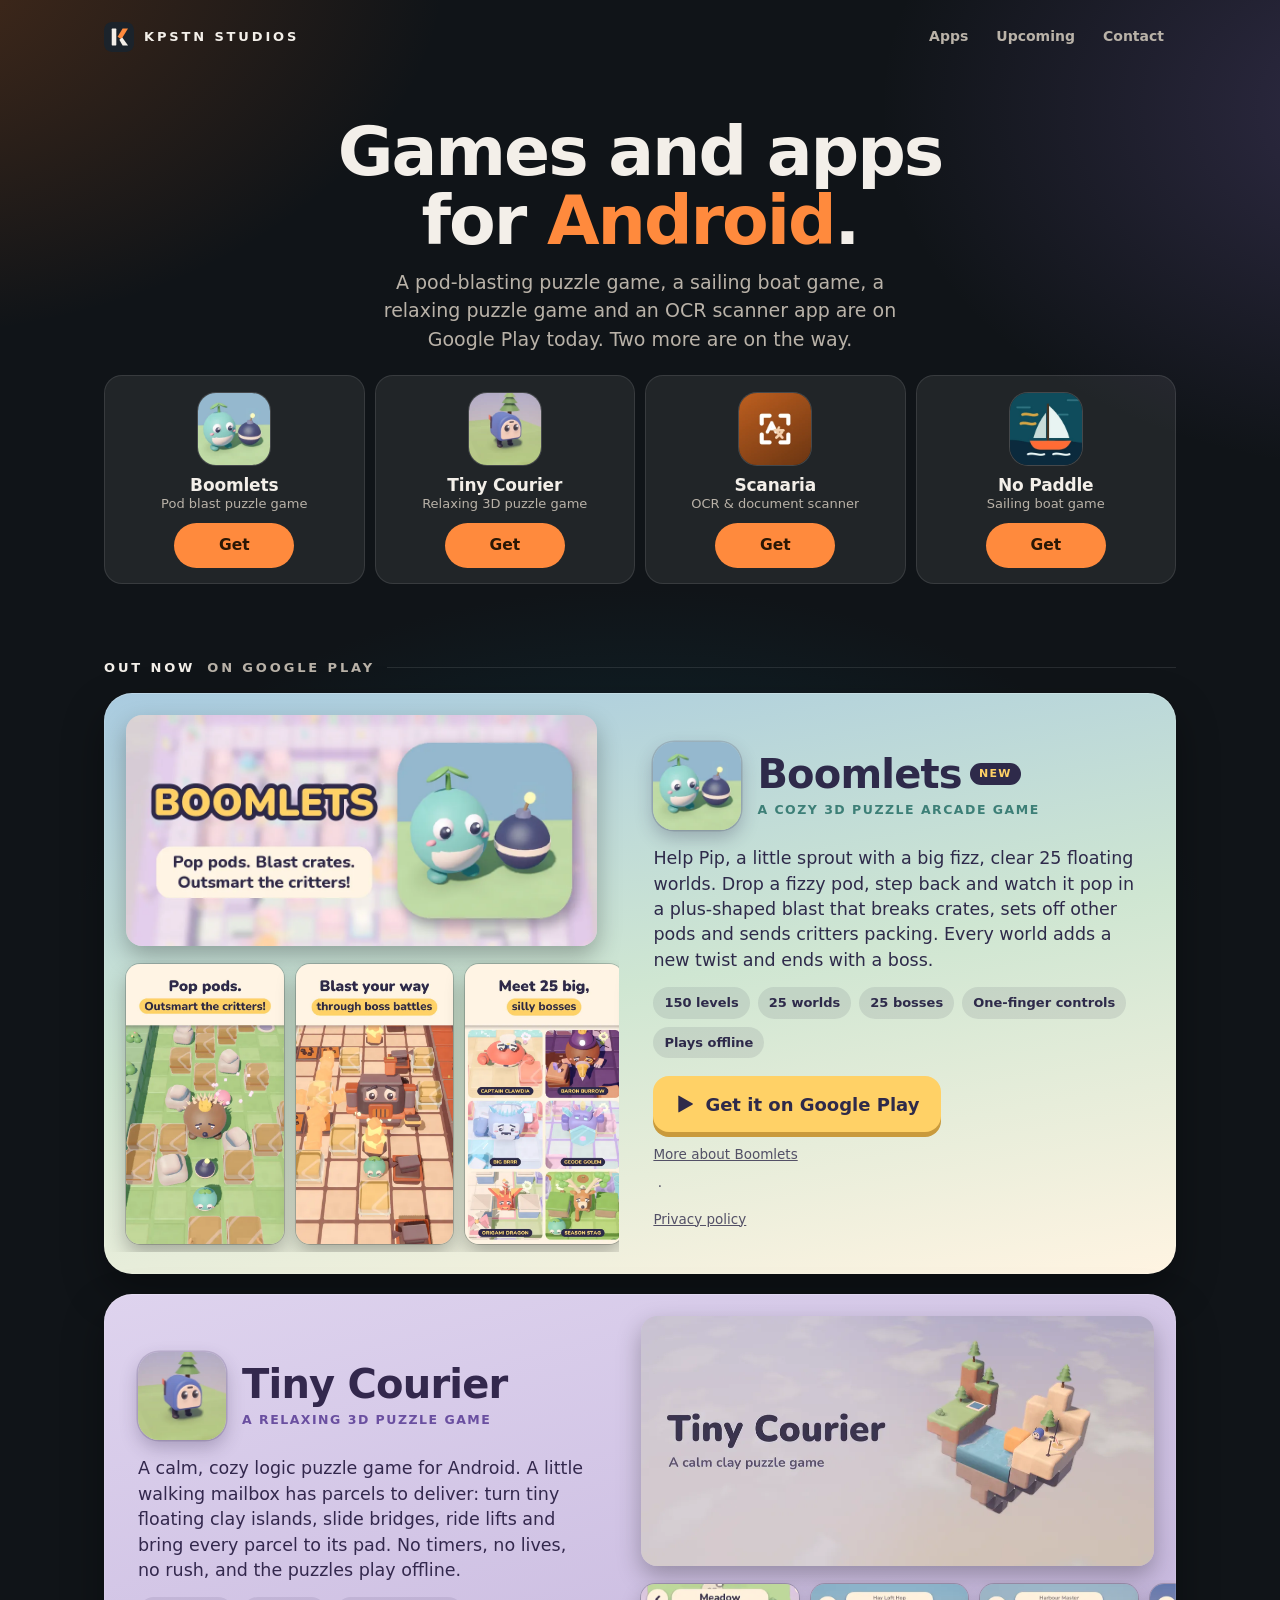
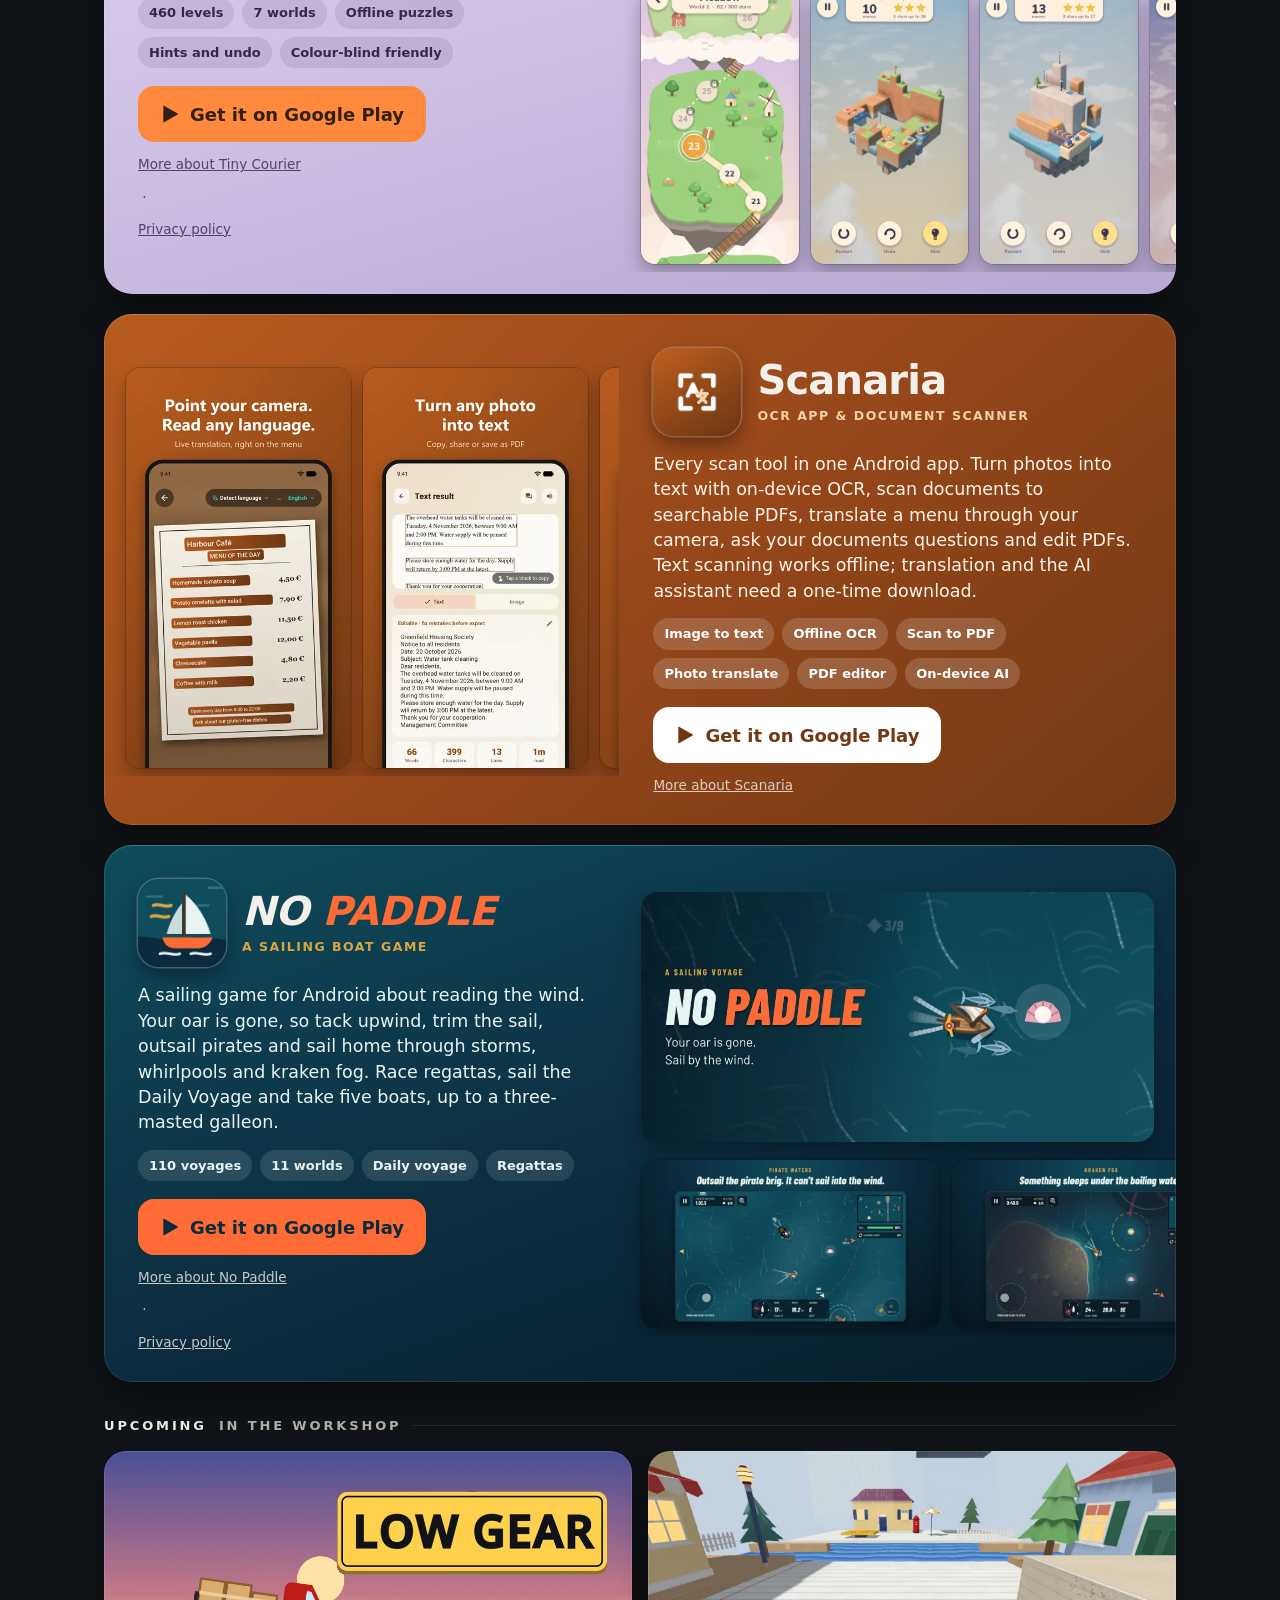
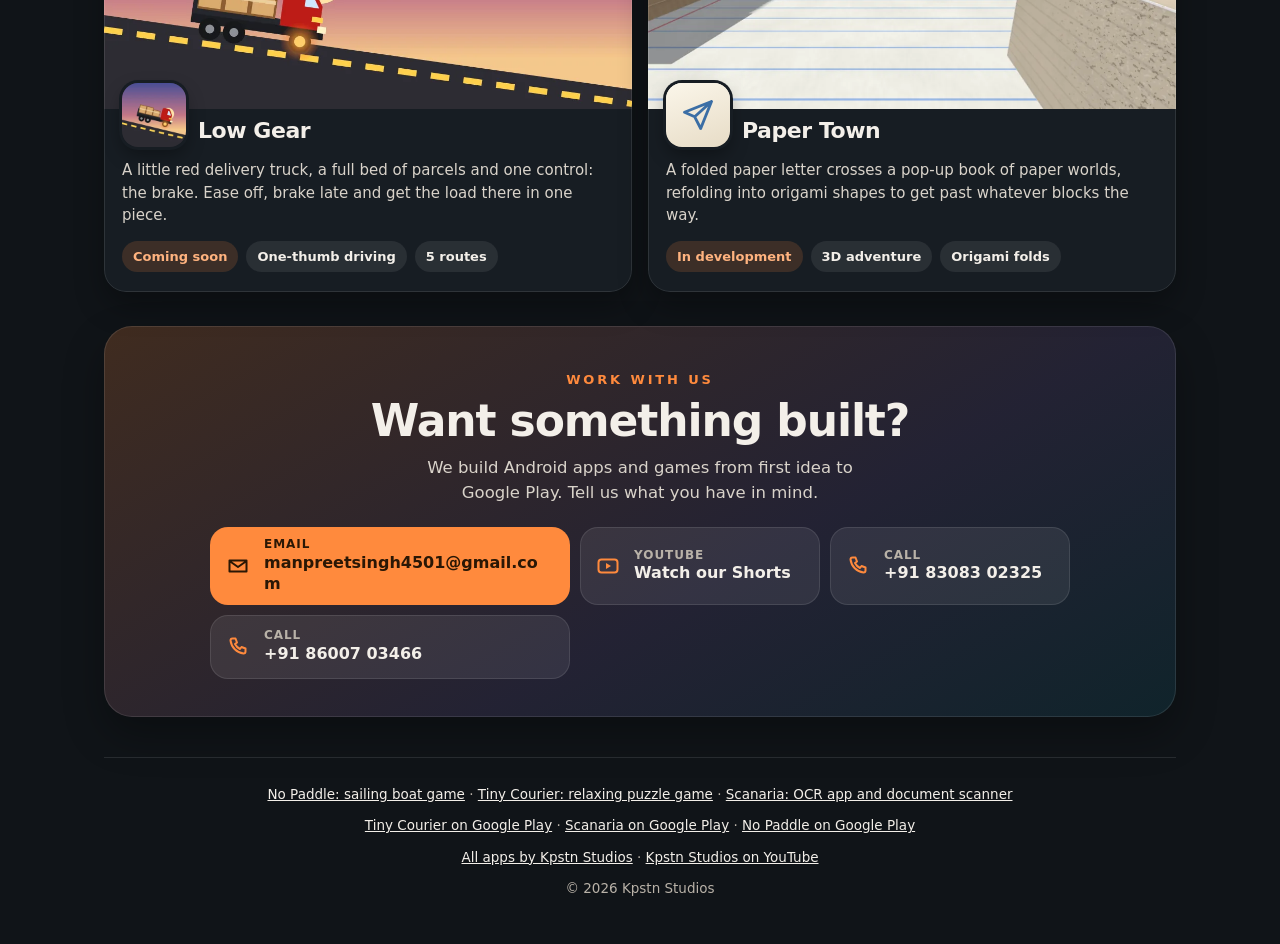
<file: index.html>
<!doctype html>
<html lang="en">
<head>
<meta charset="utf-8">
<meta name="viewport" content="width=device-width,initial-scale=1">
<meta name="google-site-verification" content="OB6ThSI40kOqImdfjRUzBG8xYrJgDSYW6yJHjaOwfGw">
<title>Sailing game, puzzle game and OCR app for Android | Kpstn Studios</title>
<meta name="description" content="No Paddle, a sailing boat game. Tiny Courier, a relaxing 3D puzzle game that plays offline. Scanaria, an OCR app and document scanner. Boomlets, a pod-blasting puzzle arcade game. All on Google Play.">
<meta name="theme-color" content="#101418">
<meta property="og:type" content="website">
<meta property="og:title" content="Kpstn Studios: Android games and apps">
<meta property="og:description" content="A sailing boat game, a relaxing 3D puzzle game, a pod-blasting puzzle arcade game and an OCR scanner app for Android, all on Google Play.">
<meta property="og:url" content="https://kapstn-studios.github.io/">
<meta property="og:image" content="https://kapstn-studios.github.io/assets/tinycourier-feature.webp">
<meta name="twitter:card" content="summary_large_image">
<link rel="canonical" href="https://kapstn-studios.github.io/">
<link rel="icon" type="image/svg+xml" href="logo.svg">
<link rel="icon" type="image/png" href="favicon.png">
<link rel="apple-touch-icon" href="apple-touch-icon.png">
<style>
:root{color-scheme:dark;--ink:#101418;--panel:#171d23;--line:rgba(255,255,255,.10);--text:#f3efe9;--muted:#b9b2a8;--accent:#ff8a3d}
*{box-sizing:border-box}
html{background:var(--ink);scroll-behavior:smooth;-webkit-text-size-adjust:100%}
body{margin:0;color:var(--text);font-family:system-ui,-apple-system,"Segoe UI",Roboto,sans-serif;line-height:1.5;
  background:
    radial-gradient(60rem 40rem at -10% -5%,rgba(183,91,31,.34),transparent 60%),
    radial-gradient(55rem 38rem at 110% 12%,rgba(122,98,176,.30),transparent 60%),
    radial-gradient(60rem 40rem at 50% 108%,rgba(15,76,92,.50),transparent 60%),
    var(--ink);
  background-attachment:fixed}
img{display:block;max-width:100%}
a{color:inherit}
:focus-visible{outline:3px solid #fff;outline-offset:3px;border-radius:8px}
.wrap{width:100%;max-width:1120px;margin:0 auto;padding:0 16px}

/* top bar */
.bar{display:flex;align-items:center;justify-content:space-between;gap:12px;padding:18px 0}
.brand{display:flex;align-items:center;gap:10px;text-decoration:none;font-size:13px;font-weight:800;letter-spacing:.22em}
.brand img{width:30px;height:30px;border-radius:8px}
.nav{display:flex;gap:4px}
.nav a{text-decoration:none;font-size:14px;font-weight:700;color:var(--muted);padding:8px 12px;border-radius:999px}
.nav a:hover{color:var(--text);background:rgba(255,255,255,.08)}

/* hero */
.hero{padding:10px 0 22px;text-align:center}
.hero h1{margin:0 auto;max-width:15ch;font-size:clamp(34px,8.4vw,68px);line-height:1.02;font-weight:850;letter-spacing:-.03em;text-wrap:balance}
.hero h1 em{font-style:normal;color:var(--accent)}
.hero p{margin:12px auto 0;max-width:46ch;font-size:clamp(16px,2.2vw,19px);color:var(--muted);text-wrap:pretty}
.quick{display:grid;gap:10px;grid-template-columns:1fr;max-width:440px;margin:22px auto 0;padding:0;list-style:none;text-align:left}
.q{display:flex;align-items:center;gap:12px;min-height:68px;padding:8px 10px 8px 8px;border-radius:18px;text-decoration:none;
  background:rgba(255,255,255,.07);box-shadow:inset 0 0 0 1px var(--line);transition:background .12s ease,transform .12s ease}
.q:hover{background:rgba(255,255,255,.12)}
.q:active{transform:scale(.985)}
.q img{width:52px;height:52px;border-radius:13px;flex:none;box-shadow:0 0 0 1px rgba(255,255,255,.16)}
.qt{flex:1;min-width:0;display:flex;flex-direction:column;line-height:1.25}
.qt b{font-size:17px;font-weight:800;letter-spacing:-.01em}
.qt small{font-size:13px;color:var(--muted);white-space:nowrap;overflow:hidden;text-overflow:ellipsis}
.get{flex:none;min-width:72px;text-align:center;padding:11px 18px;border-radius:999px;background:var(--accent);color:#2a1705;font-size:15.5px;font-weight:850}
.vh{position:absolute;width:1px;height:1px;overflow:hidden;clip-path:inset(50%);white-space:nowrap}

.label{display:flex;align-items:center;gap:12px;margin:34px 0 16px;font-size:13px;font-weight:800;letter-spacing:.22em;color:var(--muted);text-transform:uppercase}
.label::after{content:"";flex:1;height:1px;background:var(--line)}
.label b{color:var(--text);font-weight:800}

/* live app cards */
.app{position:relative;border-radius:28px;overflow:hidden;margin-bottom:20px;scroll-margin-top:16px;
  box-shadow:0 18px 40px rgba(0,0,0,.35),inset 0 1px 0 rgba(255,255,255,.12)}
.app::after{content:"";position:absolute;inset:0;border-radius:inherit;pointer-events:none;border:1px solid rgba(255,255,255,.10)}
.banner{width:100%;height:auto;aspect-ratio:1024/500;object-fit:cover}
.info{padding:20px 20px 22px}
.top{display:flex;gap:16px;align-items:center}
.icon{width:76px;height:76px;border-radius:18px;flex:none;box-shadow:0 0 0 1.5px rgba(255,255,255,.22),0 8px 18px rgba(0,0,0,.35)}
.name{margin:0;font-size:30px;line-height:1.05;font-weight:850;letter-spacing:-.02em}
.kicker{margin:6px 0 0;font-size:12.5px;font-weight:800;letter-spacing:.12em;text-transform:uppercase}
.desc{margin:16px 0 0;font-size:16.5px;line-height:1.45;max-width:52ch}
.chips{display:flex;flex-wrap:wrap;gap:8px;margin:14px 0 0;padding:0;list-style:none}
.chips li{font-size:13px;font-weight:700;padding:6px 11px;border-radius:999px}
.go{display:flex;align-items:center;justify-content:center;gap:10px;margin-top:18px;min-height:56px;padding:0 22px;
  border-radius:16px;font-size:18px;font-weight:850;text-decoration:none;transition:transform .12s ease,filter .12s ease}
.go:hover{filter:brightness(1.06)}
.go:active{transform:scale(.98);filter:brightness(.95)}
.go svg{width:20px;height:20px;flex:none}
.policy{display:inline-block;margin-top:12px;font-size:13.5px;opacity:.8}
.badge{display:inline-block;vertical-align:middle;position:relative;top:-3px;margin-left:8px;
  font-size:11px;font-weight:900;letter-spacing:.12em;font-style:normal;padding:5px 9px;border-radius:999px}
.shots{display:flex;gap:12px;overflow-x:auto;padding:4px 20px 22px;scroll-snap-type:x proximity;scrollbar-width:thin;
  scrollbar-color:rgba(255,255,255,.3) transparent;-webkit-overflow-scrolling:touch}
.shots img{flex:none;height:300px;width:auto;border-radius:14px;scroll-snap-align:center;
  box-shadow:0 0 0 1px rgba(0,0,0,.18),0 10px 20px rgba(0,0,0,.28)}
.shots.wide img{height:176px}

/* Tiny Courier: the clay world's lavender sky, with the orange of its moving parts */
.courier{background:linear-gradient(165deg,#ded3ee 0%,#cdbfe2 55%,#b9a8d4 100%);color:#33284d}
.courier .kicker{color:#6a4fa0}
.courier .chips li{background:rgba(51,40,77,.10);color:#33284d}
.courier .go{background:#ff8a3d;color:#33210f}
.courier .badge{background:#33284d;color:#f3ecff}
.courier .icon{box-shadow:0 0 0 1.5px rgba(51,40,77,.18),0 8px 18px rgba(51,40,77,.28)}
.courier .shots{scrollbar-color:rgba(51,40,77,.35) transparent}

/* Scanaria: the store art's copper */
.scanaria{background:linear-gradient(140deg,#b75b1f 0%,#94461a 55%,#713813 100%)}
.scanaria .kicker{color:#f7cfa8}
.scanaria .desc{color:#fff3e6}
.scanaria .chips li{background:rgba(255,255,255,.16);color:#fff}
.scanaria .go{background:#fff;color:#713813}

/* No Paddle: the game's sea, brass and signal orange */
.paddle{background:linear-gradient(160deg,#0f4c5c 0%,#0b2a3c 60%,#081d29 100%)}
.paddle .name{font-style:italic;font-weight:900;text-transform:uppercase;letter-spacing:-.01em}
.paddle .name span{color:#ff6b35}
.paddle .kicker{color:#d9a441}
.paddle .desc{color:#e8f4f2}
.paddle .chips li{background:rgba(232,244,242,.12);color:#e8f4f2}
.paddle .go{background:#ff6b35;color:#0b2a3c}

/* Boomlets: the game's sky-to-cream backdrop, with Pip's pod yellow */
.boom{background:linear-gradient(170deg,#a9cbe0 0%,#cfe6d2 50%,#fff4e2 100%);color:#2e2a4a}
.boom .name{font-weight:900}
.boom .kicker{color:#3d7f77}
.boom .chips li{background:rgba(46,42,74,.10);color:#2e2a4a}
.boom .go{background:#ffd166;color:#2e2a4a;box-shadow:0 5px 0 #c99a3c}
.boom .badge{background:#2e2a4a;color:#ffd166}
.boom .icon{box-shadow:0 0 0 1.5px rgba(46,42,74,.18),0 8px 18px rgba(46,42,74,.28)}
.boom .shots{scrollbar-color:rgba(46,42,74,.35) transparent}

/* upcoming */
.soon-grid{display:grid;gap:16px;grid-template-columns:1fr}
.next{position:relative;border-radius:22px;overflow:hidden;background:var(--panel);scroll-margin-top:16px;
  box-shadow:0 14px 30px rgba(0,0,0,.3),inset 0 1px 0 rgba(255,255,255,.08)}
.next::after{content:"";position:absolute;inset:0;border-radius:inherit;pointer-events:none;border:1px solid var(--line)}
.next .banner{aspect-ratio:1024/500}
.next .body{padding:0 18px 20px}
.next .head{display:flex;align-items:flex-end;gap:12px;margin-top:-26px;position:relative}
.next .icon{width:64px;height:64px;border-radius:16px;box-shadow:0 0 0 3px var(--panel),0 8px 18px rgba(0,0,0,.35)}
.next h3{margin:0 0 4px;font-size:22px;line-height:1.1;font-weight:850;letter-spacing:-.02em}
.next p{margin:12px 0 0;font-size:15px;line-height:1.5;color:#d9d3ca}
.next .chips li{background:rgba(255,255,255,.08);color:var(--text)}
.next .chips .state{background:rgba(255,138,61,.16);color:#ffb37f}
.paper-icon{display:grid;place-items:center;background:linear-gradient(160deg,#fbf6ea,#e7dcc6);color:#3b6ea5}
.paper-icon svg{width:36px;height:36px}

/* contact */
.contact{margin:34px 0 0;padding:30px 20px 24px;border-radius:28px;text-align:center;scroll-margin-top:16px;
  background:linear-gradient(150deg,rgba(255,138,61,.20),rgba(122,98,176,.18) 60%,rgba(15,76,92,.28));
  box-shadow:inset 0 0 0 1px var(--line),0 18px 40px rgba(0,0,0,.3)}
.eyebrow{margin:0;font-size:13px;font-weight:800;letter-spacing:.22em;text-transform:uppercase;color:var(--accent)}
.contact h2{margin:8px 0 0;font-size:clamp(28px,6vw,44px);line-height:1.05;font-weight:850;letter-spacing:-.025em}
.lead{margin:12px auto 0;max-width:44ch;font-size:16.5px;color:#d9d3ca;text-wrap:pretty}
.ways{display:grid;gap:10px;grid-template-columns:1fr;max-width:440px;margin:22px auto 0;text-align:left}
.way{display:flex;align-items:center;gap:14px;min-height:64px;padding:10px 16px;border-radius:18px;text-decoration:none;
  background:rgba(255,255,255,.08);box-shadow:inset 0 0 0 1px var(--line);transition:background .12s ease,transform .12s ease}
.way:hover{background:rgba(255,255,255,.14)}
.way:active{transform:scale(.985)}
.way svg{width:24px;height:24px;flex:none;color:var(--accent)}
.way span{display:flex;flex-direction:column;min-width:0;line-height:1.3}
.way small{font-size:12px;font-weight:700;letter-spacing:.08em;text-transform:uppercase;color:var(--muted)}
.way b{font-size:16px;font-weight:800;overflow-wrap:anywhere}
.way.mail{background:var(--accent);color:#2a1705;box-shadow:none}
.way.mail:hover{background:var(--accent);filter:brightness(1.06)}
.way.mail svg,.way.mail small{color:#2a1705}
@media (min-width:900px){.contact{padding:44px 34px 38px}.ways{grid-template-columns:1.5fr 1fr 1fr;max-width:860px}}

footer{margin:40px 0 0;padding:26px 0 34px;border-top:1px solid var(--line);color:var(--muted);font-size:13.5px;line-height:1.6;text-align:center}
footer p{margin:0 0 10px}
footer a{color:var(--text);white-space:nowrap}

@media (max-width:389px){.kicker{font-size:11px;letter-spacing:.06em}.name{font-size:27px}.nav a{padding:8px 9px}}
@media (max-width:479px){.brand{white-space:nowrap}.nav a[href="#apps"]{display:none}.way.mail b{font-size:14.5px}}
@media (min-width:640px){
  .wrap{padding:0 24px}
  .hero{padding:44px 0 40px}
  .quick{grid-template-columns:repeat(2,1fr);max-width:none}
  .q{flex-direction:column;text-align:center;padding:18px 12px 16px;gap:10px}
  .q img{width:72px;height:72px;border-radius:18px}
  .qt{flex:none;align-items:center}
  .get{min-width:120px}
  .soon-grid{grid-template-columns:repeat(2,1fr)}
  .go{display:inline-flex}
}
@media (min-width:900px){
  .quick{grid-template-columns:repeat(4,1fr)}
  .app{display:grid;grid-template-columns:minmax(0,1fr) minmax(0,1.08fr);align-items:stretch}
  .app.flip .info{order:2}
  .info{padding:34px 34px 30px;display:flex;flex-direction:column;justify-content:center}
  .name{font-size:40px}
  .icon{width:88px;height:88px;border-radius:21px}
  .desc{font-size:17.5px}
  .media{display:flex;flex-direction:column;justify-content:center;min-width:0;padding:22px 0}
  .media .banner{width:calc(100% - 44px);height:auto;flex:none;margin:0 22px 14px;border-radius:16px;box-shadow:0 10px 24px rgba(0,0,0,.28)}
  .shots{padding:4px 22px 8px}
  .shots img{height:280px}
  .shots.wide img{height:168px}
  .scanaria .shots img{height:400px}
}
@media (prefers-reduced-motion:reduce){html{scroll-behavior:auto}.go,.q{transition:none}}
</style>
<script type="application/ld+json">
{
 "@context": "https://schema.org",
 "@graph": [
  {
   "@type": "Organization",
   "@id": "https://kapstn-studios.github.io/#org",
   "name": "Kpstn Studios",
   "url": "https://kapstn-studios.github.io/",
   "logo": "https://kapstn-studios.github.io/logo-512.png",
   "sameAs": [
    "https://play.google.com/store/apps/developer?id=Kpstn+Studios",
    "https://www.youtube.com/@KapstnStudios"
   ]
  },
  {
   "@type": "WebSite",
   "@id": "https://kapstn-studios.github.io/#website",
   "name": "Kpstn Studios",
   "url": "https://kapstn-studios.github.io/",
   "inLanguage": "en",
   "publisher": {
    "@id": "https://kapstn-studios.github.io/#org"
   }
  },
  {
   "@type": "ItemList",
   "name": "Kpstn Studios apps on Google Play",
   "itemListElement": [
    {
     "@type": "ListItem",
     "position": 1,
     "url": "https://kapstn-studios.github.io/boomlets/"
    },
    {
     "@type": "ListItem",
     "position": 2,
     "url": "https://kapstn-studios.github.io/tiny-courier/"
    },
    {
     "@type": "ListItem",
     "position": 3,
     "url": "https://kapstn-studios.github.io/scanaria/"
    },
    {
     "@type": "ListItem",
     "position": 4,
     "url": "https://kapstn-studios.github.io/no-paddle/"
    }
   ]
  }
 ]
}
</script>
</head>
<body>
<div class="wrap">

  <div class="bar">
    <a class="brand" href="#top" aria-label="Kpstn Studios"><img src="logo.svg" alt="" width="30" height="30">KPSTN STUDIOS</a>
    <nav class="nav" aria-label="Sections">
      <a href="#apps">Apps</a>
      <a href="#upcoming">Upcoming</a>
      <a href="#contact">Contact</a>
    </nav>
  </div>

  <header class="hero" id="top">
    <h1>Games and apps for <em>Android</em>.</h1>
    <p>A pod-blasting puzzle game, a sailing boat game, a relaxing puzzle game and an OCR scanner app are on Google&nbsp;Play today. Two more are on the way.</p>
    <ul class="quick" aria-label="Get our apps on Google Play">
      <li>
        <a class="q" data-app="com.manpreetgugga.boomlets" href="https://play.google.com/store/apps/details?id=com.manpreetgugga.boomlets&amp;referrer=utm_source%3Dinstagram%26utm_medium%3Dbio">
          <img src="assets/boomlets-icon.webp" alt="" width="52" height="52">
          <span class="qt"><b>Boomlets</b><small>Pod blast puzzle game</small></span>
          <span class="get">Get<span class="vh"> Boomlets on Google Play</span></span>
        </a>
      </li>
      <li>
        <a class="q" data-app="com.manpreetgugga.tinycourier" href="https://play.google.com/store/apps/details?id=com.manpreetgugga.tinycourier&amp;referrer=utm_source%3Dinstagram%26utm_medium%3Dbio">
          <img src="assets/tinycourier-icon.webp" alt="" width="52" height="52">
          <span class="qt"><b>Tiny Courier</b><small>Relaxing 3D puzzle game</small></span>
          <span class="get">Get<span class="vh"> Tiny Courier on Google Play</span></span>
        </a>
      </li>
      <li>
        <a class="q" data-app="com.manpreet.fileocr" href="https://play.google.com/store/apps/details?id=com.manpreet.fileocr&amp;referrer=utm_source%3Dinstagram%26utm_medium%3Dbio">
          <img src="assets/scanaria-icon.webp" alt="" width="52" height="52">
          <span class="qt"><b>Scanaria</b><small>OCR &amp; document scanner</small></span>
          <span class="get">Get<span class="vh"> Scanaria on Google Play</span></span>
        </a>
      </li>
      <li>
        <a class="q" data-app="io.github.manpreetgugga.boatify" href="https://play.google.com/store/apps/details?id=io.github.manpreetgugga.boatify&amp;referrer=utm_source%3Dinstagram%26utm_medium%3Dbio">
          <img src="assets/nopaddle-icon.webp" alt="" width="52" height="52">
          <span class="qt"><b>No Paddle</b><small>Sailing boat game</small></span>
          <span class="get">Get<span class="vh"> No Paddle on Google Play</span></span>
        </a>
      </li>
    </ul>
  </header>

  <main>
    <h2 class="label" id="apps"><b>Out now</b> On Google Play</h2>

    <section class="app flip boom" id="boomlets" aria-labelledby="boom-name">
      <div class="info">
        <div class="top">
          <img class="icon" src="assets/boomlets-icon.webp" alt="" width="88" height="88">
          <div>
            <h3 class="name" id="boom-name">Boomlets<span class="badge">NEW</span></h3>
            <p class="kicker">A cozy 3D puzzle arcade game</p>
          </div>
        </div>
        <p class="desc">Help Pip, a little sprout with a big fizz, clear 25 floating worlds. Drop a fizzy pod, step back and watch it pop in a plus-shaped blast that breaks crates, sets off other pods and sends critters packing. Every world adds a new twist and ends with a boss.</p>
        <ul class="chips">
          <li>150 levels</li><li>25 worlds</li><li>25 bosses</li><li>One-finger controls</li><li>Plays offline</li>
        </ul>
        <div>
          <a class="go" data-app="com.manpreetgugga.boomlets"
             href="https://play.google.com/store/apps/details?id=com.manpreetgugga.boomlets&amp;referrer=utm_source%3Dinstagram%26utm_medium%3Dbio">
            <svg viewBox="0 0 24 24" aria-hidden="true"><path fill="currentColor" d="M4 2.6v18.8c0 .5.5.8.9.6l16.3-9.4c.4-.3.4-.9 0-1.2L4.9 2c-.4-.2-.9.1-.9.6Z"/></svg>
            Get it on Google Play
          </a>
        </div>
        <a class="policy" href="boomlets/">More about Boomlets</a> <span class="policy" aria-hidden="true">&nbsp;·&nbsp;</span> <a class="policy" href="https://manpreetgugga.github.io/boomlets/privacy.html">Privacy policy</a>
      </div>
      <div class="media">
        <img class="banner" src="assets/boomlets-feature.webp" alt="Boomlets: Pip the sprout beside a fizzy pod" width="1024" height="500">
        <div class="shots" tabindex="0" role="group" aria-label="Boomlets screenshots">
          <img src="assets/boomlets-1.webp" alt="Pip drops a pod next to a critter: pop pods, outsmart the critters" width="540" height="960" loading="lazy">
          <img src="assets/boomlets-2.webp" alt="A Boomlets boss battle" width="540" height="960" loading="lazy">
          <img src="assets/boomlets-3.webp" alt="Six of the 25 bosses" width="540" height="960" loading="lazy">
          <img src="assets/boomlets-4.webp" alt="25 worlds, each with its own twist" width="540" height="960" loading="lazy">
          <img src="assets/boomlets-5.webp" alt="Tap to walk, double-tap to drop a pod" width="540" height="960" loading="lazy">
          <img src="assets/boomlets-6.webp" alt="150 levels and 450 stars to collect" width="540" height="960" loading="lazy">
        </div>
      </div>
    </section>

    <section class="app courier" id="tiny-courier" aria-labelledby="courier-name">
      <div class="info">
        <div class="top">
          <img class="icon" src="assets/tinycourier-icon.webp" alt="" width="88" height="88">
          <div>
            <h3 class="name" id="courier-name">Tiny Courier</h3>
            <p class="kicker">A relaxing 3D puzzle game</p>
          </div>
        </div>
        <p class="desc">A calm, cozy logic puzzle game for Android. A little walking mailbox has parcels to deliver: turn tiny floating clay islands, slide bridges, ride lifts and bring every parcel to its pad. No timers, no lives, no rush, and the puzzles play offline.</p>
        <ul class="chips">
          <li>460 levels</li><li>7 worlds</li><li>Offline puzzles</li><li>Hints and undo</li><li>Colour-blind friendly</li>
        </ul>
        <div>
          <a class="go" data-app="com.manpreetgugga.tinycourier"
             href="https://play.google.com/store/apps/details?id=com.manpreetgugga.tinycourier&amp;referrer=utm_source%3Dinstagram%26utm_medium%3Dbio">
            <svg viewBox="0 0 24 24" aria-hidden="true"><path fill="currentColor" d="M4 2.6v18.8c0 .5.5.8.9.6l16.3-9.4c.4-.3.4-.9 0-1.2L4.9 2c-.4-.2-.9.1-.9.6Z"/></svg>
            Get it on Google Play
          </a>
        </div>
        <a class="policy" href="tiny-courier/">More about Tiny Courier</a> <span class="policy" aria-hidden="true">&nbsp;·&nbsp;</span> <a class="policy" href="https://github.com/manpreetgugga/toolcourier/blob/main/PRIVACY.md">Privacy policy</a>
      </div>
      <div class="media">
        <img class="banner" src="assets/tinycourier-feature.webp" alt="Tiny Courier, a relaxing 3D puzzle game: a clay island floating in a lavender sky" width="1024" height="500">
        <div class="shots" tabindex="0" role="group" aria-label="Tiny Courier screenshots">
          <img src="assets/tinycourier-2.webp" alt="The Meadow world map" width="405" height="720" loading="lazy">
          <img src="assets/tinycourier-3.webp" alt="A Tiny Courier puzzle level with springs" width="405" height="720" loading="lazy">
          <img src="assets/tinycourier-4.webp" alt="A Harbour level" width="405" height="720" loading="lazy">
          <img src="assets/tinycourier-5.webp" alt="A Frost Peaks level" width="405" height="720" loading="lazy">
          <img src="assets/tinycourier-1.webp" alt="The main menu" width="405" height="720" loading="lazy">
        </div>
      </div>
    </section>

    <section class="app flip scanaria" id="scanaria" aria-labelledby="scanaria-name">
      <div class="info">
        <div class="top">
          <img class="icon" src="assets/scanaria-icon.webp" alt="" width="88" height="88">
          <div>
            <h3 class="name" id="scanaria-name">Scanaria</h3>
            <p class="kicker">OCR app &amp; document scanner</p>
          </div>
        </div>
        <p class="desc">Every scan tool in one Android app. Turn photos into text with on-device OCR, scan documents to searchable PDFs, translate a menu through your camera, ask your documents questions and edit PDFs. Text scanning works offline; translation and the AI assistant need a one-time download.</p>
        <ul class="chips">
          <li>Image to text</li><li>Offline OCR</li><li>Scan to PDF</li><li>Photo translate</li><li>PDF editor</li><li>On-device AI</li>
        </ul>
        <div>
          <a class="go" data-app="com.manpreet.fileocr"
             href="https://play.google.com/store/apps/details?id=com.manpreet.fileocr&amp;referrer=utm_source%3Dinstagram%26utm_medium%3Dbio">
            <svg viewBox="0 0 24 24" aria-hidden="true"><path fill="currentColor" d="M4 2.6v18.8c0 .5.5.8.9.6l16.3-9.4c.4-.3.4-.9 0-1.2L4.9 2c-.4-.2-.9.1-.9.6Z"/></svg>
            Get it on Google Play
          </a>
        </div>
        <a class="policy" href="scanaria/">More about Scanaria</a>
      </div>
      <div class="media">
        <div class="shots" tabindex="0" role="group" aria-label="Scanaria screenshots">
          <img src="assets/scanaria-1.webp" alt="Live camera translation of a menu" width="405" height="720" loading="lazy">
          <img src="assets/scanaria-2.webp" alt="Scanaria OCR: turning a photo into text" width="405" height="720" loading="lazy">
          <img src="assets/scanaria-3.webp" alt="Asking a document questions" width="405" height="720" loading="lazy">
          <img src="assets/scanaria-4.webp" alt="Editing a PDF" width="405" height="720" loading="lazy">
          <img src="assets/scanaria-5.webp" alt="The language list" width="405" height="720" loading="lazy">
        </div>
      </div>
    </section>

    <section class="app paddle" id="no-paddle" aria-labelledby="paddle-name">
      <div class="info">
        <div class="top">
          <img class="icon" src="assets/nopaddle-icon.webp" alt="" width="88" height="88">
          <div>
            <h3 class="name" id="paddle-name">No <span>Paddle</span></h3>
            <p class="kicker">A sailing boat game</p>
          </div>
        </div>
        <p class="desc">A sailing game for Android about reading the wind. Your oar is gone, so tack upwind, trim the sail, outsail pirates and sail home through storms, whirlpools and kraken fog. Race regattas, sail the Daily Voyage and take five boats, up to a three-masted galleon.</p>
        <ul class="chips">
          <li>110 voyages</li><li>11 worlds</li><li>Daily voyage</li><li>Regattas</li>
        </ul>
        <div>
          <a class="go" data-app="io.github.manpreetgugga.boatify"
             href="https://play.google.com/store/apps/details?id=io.github.manpreetgugga.boatify&amp;referrer=utm_source%3Dinstagram%26utm_medium%3Dbio">
            <svg viewBox="0 0 24 24" aria-hidden="true"><path fill="currentColor" d="M4 2.6v18.8c0 .5.5.8.9.6l16.3-9.4c.4-.3.4-.9 0-1.2L4.9 2c-.4-.2-.9.1-.9.6Z"/></svg>
            Get it on Google Play
          </a>
        </div>
        <a class="policy" href="no-paddle/">More about No Paddle</a> <span class="policy" aria-hidden="true">&nbsp;·&nbsp;</span> <a class="policy" href="https://github.com/manpreetgugga/boatify/blob/main/PRIVACY.md">Privacy policy</a>
      </div>
      <div class="media">
        <img class="banner" src="assets/nopaddle-feature.webp" alt="No Paddle sailing game: a small boat sailing by the wind" width="1024" height="500" loading="lazy">
        <div class="shots wide" tabindex="0" role="group" aria-label="No Paddle screenshots">
          <img src="assets/nopaddle-1.webp" alt="No Paddle sailing boat game: outsailing a pirate brig" width="800" height="450" loading="lazy">
          <img src="assets/nopaddle-2.webp" alt="The kraken" width="800" height="450" loading="lazy">
          <img src="assets/nopaddle-3.webp" alt="Sailing through a storm" width="800" height="450" loading="lazy">
          <img src="assets/nopaddle-4.webp" alt="Dolphins alongside the boat" width="800" height="450" loading="lazy">
        </div>
      </div>
    </section>

    <h2 class="label" id="upcoming"><b>Upcoming</b> In the workshop</h2>

    <div class="soon-grid">
      <article class="next" id="low-gear">
        <img class="banner" src="assets/lowgear-feature.webp" alt="Low Gear: a red truck with parcels rolling downhill at sunset" width="1024" height="500" loading="lazy">
        <div class="body">
          <div class="head">
            <img class="icon" src="assets/lowgear-icon.webp" alt="" width="64" height="64" loading="lazy">
            <h3>Low Gear</h3>
          </div>
          <p>A little red delivery truck, a full bed of parcels and one control: the brake. Ease off, brake late and get the load there in one piece.</p>
          <ul class="chips"><li class="state">Coming soon</li><li>One-thumb driving</li><li>5 routes</li></ul>
        </div>
      </article>

      <article class="next" id="paper-town">
        <img class="banner" src="assets/papertown-feature.webp" alt="Paper Town: a canal town built from notebook paper" width="1024" height="500" loading="lazy">
        <div class="body">
          <div class="head">
            <div class="icon paper-icon" aria-hidden="true">
              <svg viewBox="0 0 24 24"><path fill="none" stroke="currentColor" stroke-width="1.9" stroke-linejoin="round" stroke-linecap="round" d="M21 3 3 10.2l6.8 3L21 3Zm0 0-7.2 18-4-7.800"/></svg>
            </div>
            <h3>Paper Town</h3>
          </div>
          <p>A folded paper letter crosses a pop-up book of paper worlds, refolding into origami shapes to get past whatever blocks the way.</p>
          <ul class="chips"><li class="state">In development</li><li>3D adventure</li><li>Origami folds</li></ul>
        </div>
      </article>
    </div>

    <section class="contact" id="contact" aria-labelledby="contact-title">
      <p class="eyebrow">Work with us</p>
      <h2 id="contact-title">Want something built?</h2>
      <p class="lead">We build Android apps and games from first idea to Google Play. Tell us what you have in mind.</p>
      <div class="ways">
        <a class="way mail" href="mailto:manpreetsingh4501@gmail.com?subject=Project%20enquiry%20for%20Kpstn%20Studios">
          <svg viewBox="0 0 24 24" aria-hidden="true"><path fill="none" stroke="currentColor" stroke-width="2" stroke-linecap="round" stroke-linejoin="round" d="M3.500 6.500h17v11h-17zm0 .5 8.500 6 8.500-6"/></svg>
          <span><small>Email</small><b>manpreetsingh4501@gmail.com</b></span>
        </a>
        <a class="way" href="https://www.youtube.com/@KapstnStudios/shorts" target="_blank" rel="noopener">
          <svg viewBox="0 0 24 24" aria-hidden="true"><path fill="none" stroke="currentColor" stroke-width="2" stroke-linejoin="round" d="M2.500 8.500a3 3 0 0 1 3-3h13a3 3 0 0 1 3 3v7a3 3 0 0 1-3 3h-13a3 3 0 0 1-3-3z"/><path fill="currentColor" d="M10 9v6l5-3z"/></svg>
          <span><small>YouTube</small><b>Watch our Shorts</b></span>
        </a>
        <a class="way" href="tel:+918308302325">
          <svg viewBox="0 0 24 24" aria-hidden="true"><path fill="none" stroke="currentColor" stroke-width="2" stroke-linecap="round" stroke-linejoin="round" d="M6.500 3.500h3l1.500 4-2 1.500a11 11 0 0 0 5 5l1.500-2 4 1.500v3a2 2 0 0 1-2 2A15 15 0 0 1 4.500 5.500a2 2 0 0 1 2-2Z"/></svg>
          <span><small>Call</small><b>+91 83083 02325</b></span>
        </a>
        <a class="way" href="tel:+918600703466">
          <svg viewBox="0 0 24 24" aria-hidden="true"><path fill="none" stroke="currentColor" stroke-width="2" stroke-linecap="round" stroke-linejoin="round" d="M6.500 3.500h3l1.500 4-2 1.500a11 11 0 0 0 5 5l1.500-2 4 1.500v3a2 2 0 0 1-2 2A15 15 0 0 1 4.500 5.500a2 2 0 0 1 2-2Z"/></svg>
          <span><small>Call</small><b>+91 86007 03466</b></span>
        </a>
      </div>
    </section>
  </main>

  <footer>
    <p><a href="no-paddle/">No Paddle: sailing boat game</a> · <a href="tiny-courier/">Tiny Courier: relaxing puzzle game</a> · <a href="scanaria/">Scanaria: OCR app and document scanner</a></p>
    <p>
      <a href="https://play.google.com/store/apps/details?id=com.manpreetgugga.tinycourier">Tiny Courier on Google Play</a> ·
      <a href="https://play.google.com/store/apps/details?id=com.manpreet.fileocr">Scanaria on Google Play</a> ·
      <a href="https://play.google.com/store/apps/details?id=io.github.manpreetgugga.boatify">No Paddle on Google Play</a>
    </p>
    <p><a href="https://play.google.com/store/apps/developer?id=Kpstn+Studios">All apps by Kpstn Studios</a> · <a href="https://www.youtube.com/@KapstnStudios/shorts">Kpstn Studios on YouTube</a></p>
    <p>© 2026 Kpstn Studios</p>
  </footer>
</div>
<script>
// On Android, open the Play Store app itself: Instagram's in-app browser
// would otherwise show the Play website. Elsewhere the plain link stays.
if (/Android/i.test(navigator.userAgent)) {
  document.querySelectorAll('a[data-app]').forEach(function (a) {
    var id = a.getAttribute('data-app');
    var ref = encodeURIComponent('utm_source=instagram&utm_medium=bio');
    a.href = 'intent://details?id=' + id + '&referrer=' + ref +
      '#Intent;scheme=market;package=com.android.vending;S.browser_fallback_url=' +
      encodeURIComponent(a.href) + ';end';
  });
}
</script>
</body>
</html>
</file>
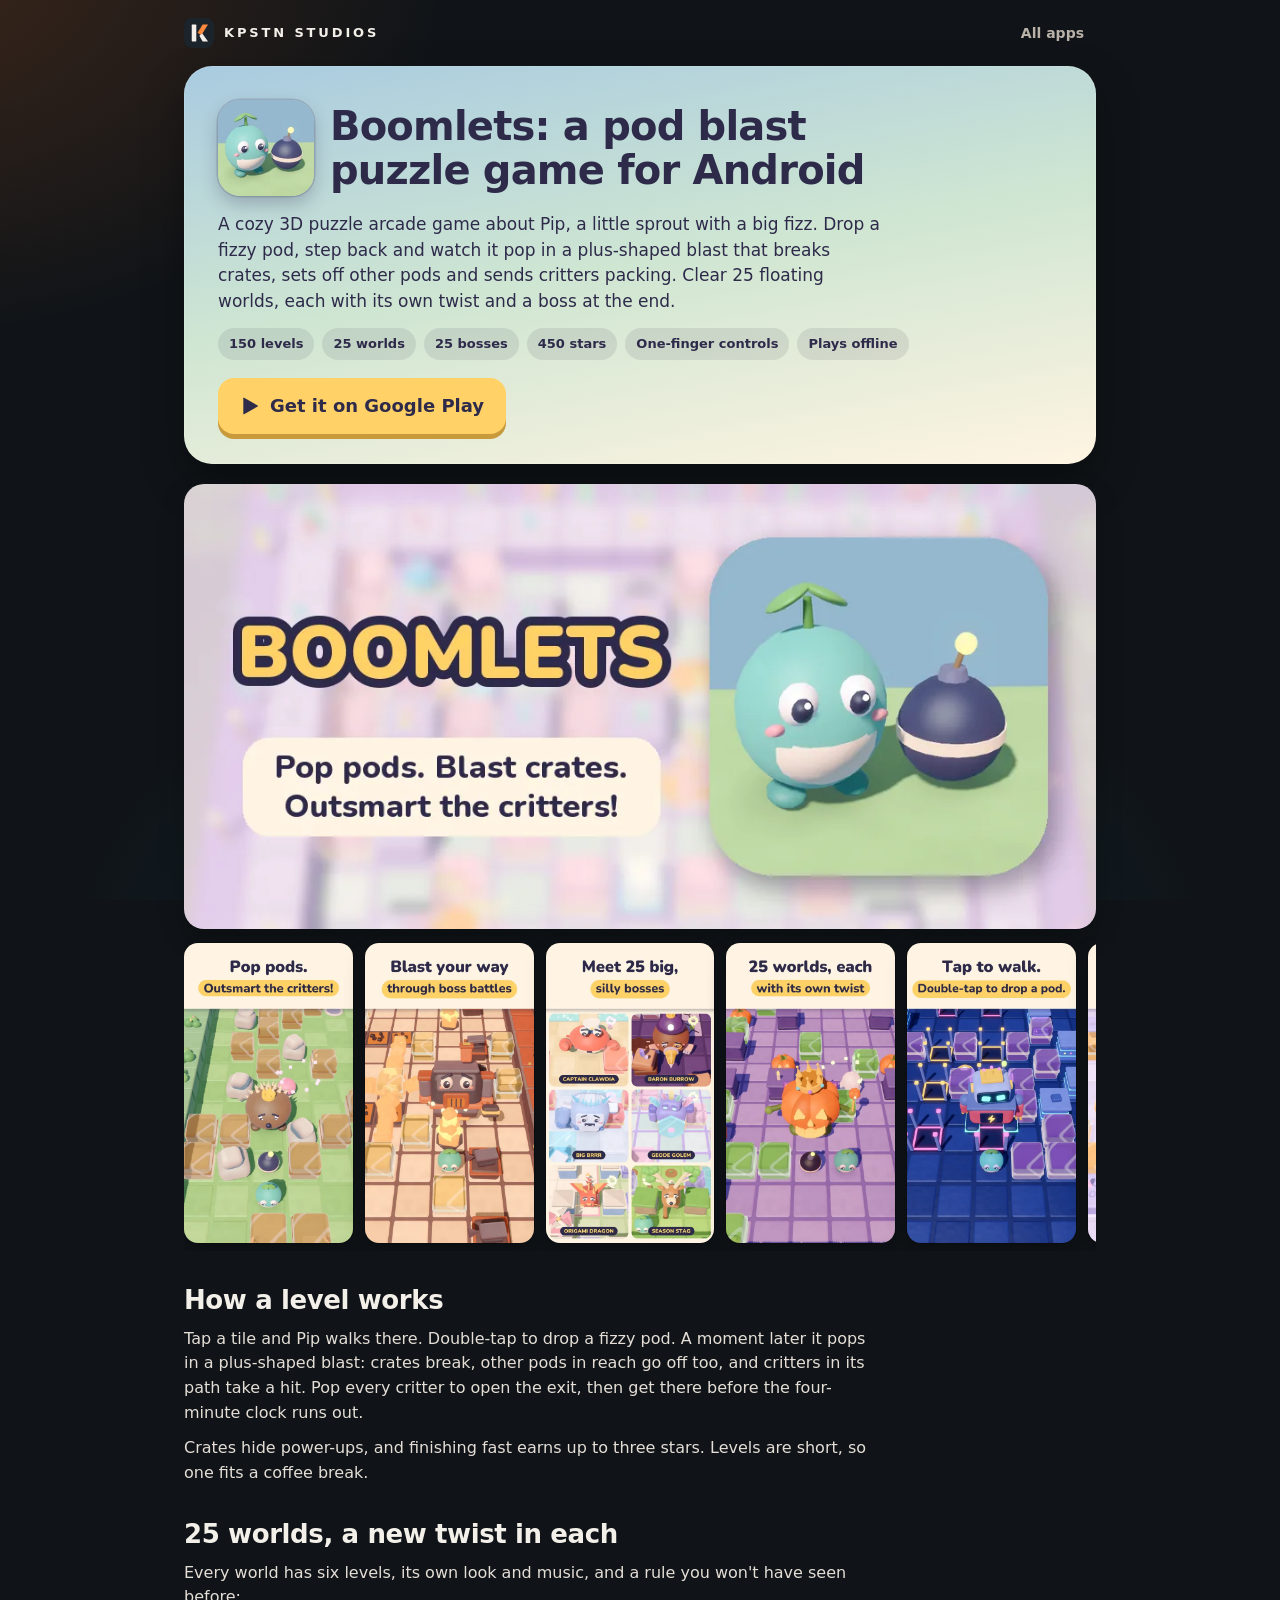
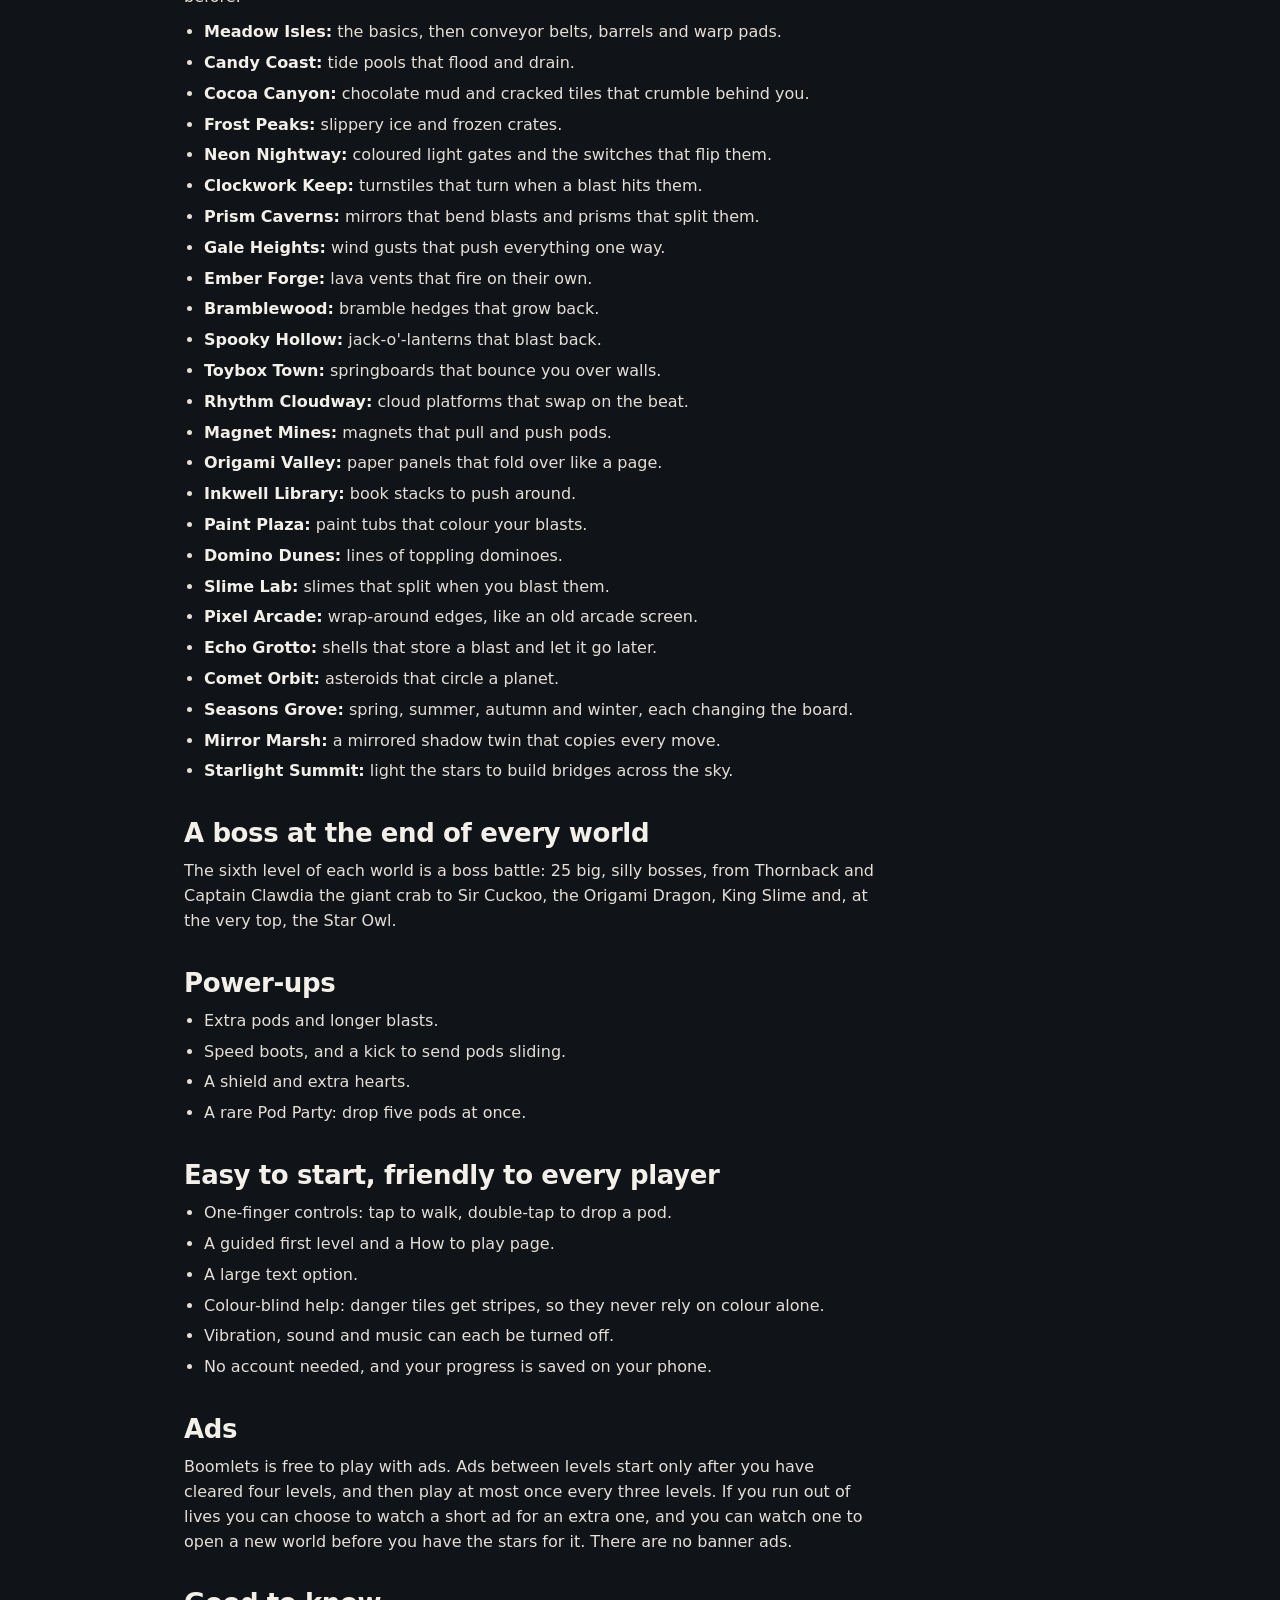
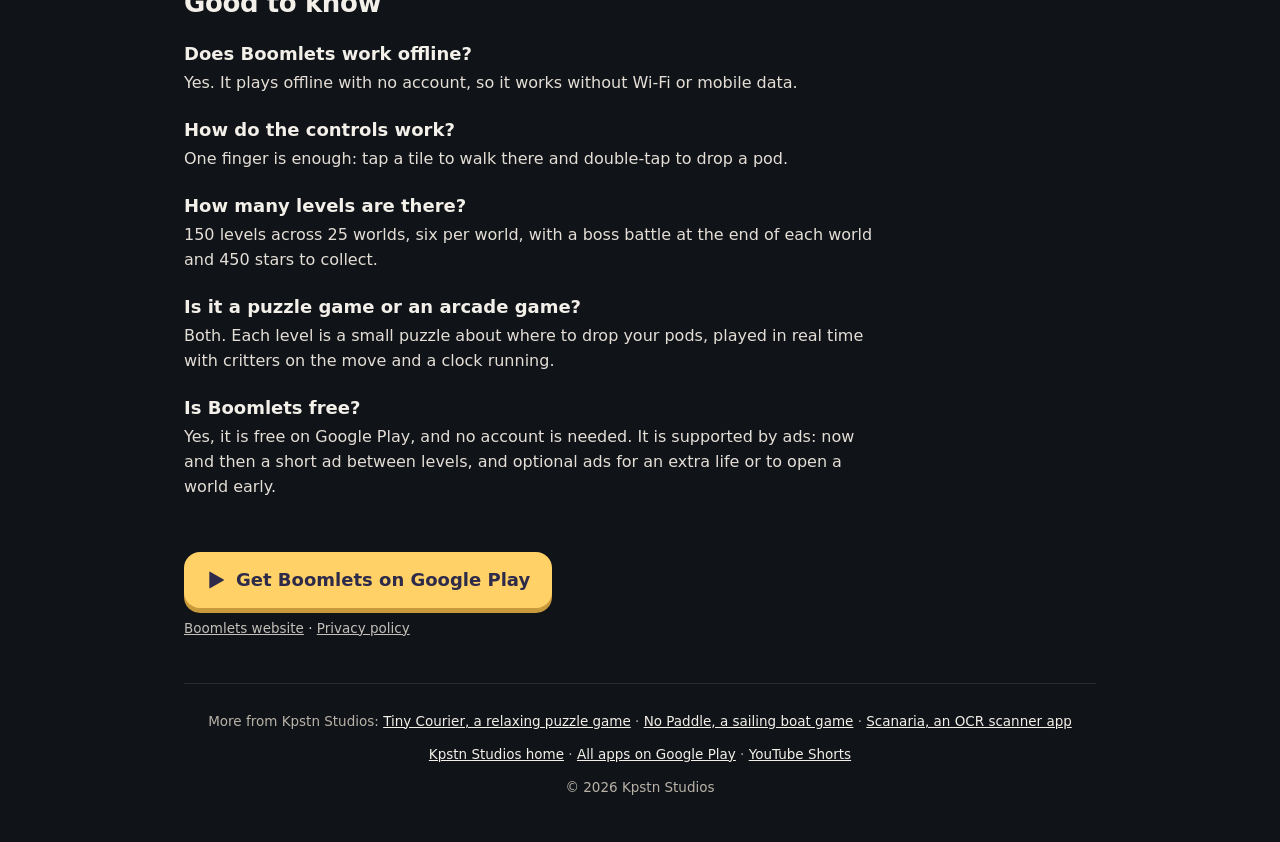
<file: boomlets/index.html>
<!doctype html>
<html lang="en">
<head>
<meta charset="utf-8">
<meta name="viewport" content="width=device-width,initial-scale=1">
<title>Boomlets: Pod Blast Puzzle Game for Android | Kpstn Studios</title>
<meta name="description" content="A cozy 3D puzzle arcade game: drop fizzy pods, blast crates and outsmart critters. 150 levels in 25 floating worlds, 25 boss battles, one-finger controls, and it plays offline.">
<meta name="theme-color" content="#a9cbe0">
<meta property="og:type" content="website">
<meta property="og:title" content="Boomlets: a pod blast puzzle game for Android">
<meta property="og:description" content="Drop fizzy pods, blast crates and outsmart critters. 150 levels in 25 floating worlds, each with its own twist and a boss at the end.">
<meta property="og:url" content="https://kapstn-studios.github.io/boomlets/">
<meta property="og:image" content="https://kapstn-studios.github.io/assets/boomlets-feature.webp">
<meta name="twitter:card" content="summary_large_image">
<link rel="canonical" href="https://kapstn-studios.github.io/boomlets/">
<link rel="icon" type="image/svg+xml" href="../logo.svg">
<link rel="icon" type="image/png" href="../favicon.png">
<link rel="apple-touch-icon" href="../apple-touch-icon.png">
<link rel="stylesheet" href="../game.css">
<script type="application/ld+json">
{
 "@context": "https://schema.org",
 "@type": "MobileApplication",
 "@id": "https://kapstn-studios.github.io/boomlets/#app",
 "name": "Boomlets: Pod Blast Puzzle",
 "description": "A cozy 3D puzzle arcade game: drop fizzy pods, blast crates and outsmart critters. 150 levels in 25 floating worlds, 25 boss battles, one-finger controls, and it plays offline.",
 "url": "https://kapstn-studios.github.io/boomlets/",
 "image": [
  "https://kapstn-studios.github.io/assets/boomlets-icon.webp",
  "https://kapstn-studios.github.io/assets/boomlets-feature.webp"
 ],
 "screenshot": [
  "https://kapstn-studios.github.io/assets/boomlets-1.webp",
  "https://kapstn-studios.github.io/assets/boomlets-2.webp",
  "https://kapstn-studios.github.io/assets/boomlets-3.webp",
  "https://kapstn-studios.github.io/assets/boomlets-4.webp",
  "https://kapstn-studios.github.io/assets/boomlets-5.webp",
  "https://kapstn-studios.github.io/assets/boomlets-6.webp",
  "https://kapstn-studios.github.io/assets/boomlets-7.webp",
  "https://kapstn-studios.github.io/assets/boomlets-8.webp"
 ],
 "operatingSystem": "ANDROID",
 "applicationCategory": "GameApplication",
 "genre": ["Puzzle", "Arcade"],
 "installUrl": "https://play.google.com/store/apps/details?id=com.manpreetgugga.boomlets",
 "sameAs": [
  "https://play.google.com/store/apps/details?id=com.manpreetgugga.boomlets",
  "https://manpreetgugga.github.io/boomlets/"
 ],
 "offers": {
  "@type": "Offer",
  "price": "0",
  "priceCurrency": "INR"
 },
 "author": {
  "@type": "Organization",
  "@id": "https://kapstn-studios.github.io/#org",
  "name": "Kpstn Studios",
  "url": "https://kapstn-studios.github.io/"
 },
 "publisher": {
  "@type": "Organization",
  "@id": "https://kapstn-studios.github.io/#org",
  "name": "Kpstn Studios",
  "url": "https://kapstn-studios.github.io/"
 }
}
</script>
</head>
<body class="boom">
<div class="wrap">

  <div class="bar">
    <a class="brand" href="../" aria-label="Kpstn Studios home"><img src="../logo.svg" alt="" width="30" height="30">KPSTN STUDIOS</a>
    <nav class="nav" aria-label="Site"><a href="../#apps">All apps</a></nav>
  </div>

  <header class="hero">
    <div class="top">
      <img class="icon" src="../assets/boomlets-icon.webp" alt="" width="96" height="96">
      <h1>Boomlets: a pod blast puzzle game for Android</h1>
    </div>
    <p class="lede">A cozy 3D puzzle arcade game about Pip, a little sprout with a big fizz. Drop a fizzy pod, step back and watch it pop in a plus-shaped blast that breaks crates, sets off other pods and sends critters packing. Clear 25 floating worlds, each with its own twist and a boss at the end.</p>
    <ul class="chips">
      <li>150 levels</li><li>25 worlds</li><li>25 bosses</li><li>450 stars</li><li>One-finger controls</li><li>Plays offline</li>
    </ul>
    <div>
      <a class="go" data-app="com.manpreetgugga.boomlets" href="https://play.google.com/store/apps/details?id=com.manpreetgugga.boomlets&amp;referrer=utm_source%3Dwebsite%26utm_medium%3Dgame_page">
        <svg viewBox="0 0 24 24" aria-hidden="true"><path fill="currentColor" d="M4 2.6v18.8c0 .5.5.8.9.6l16.3-9.4c.4-.3.4-.9 0-1.2L4.9 2c-.4-.2-.9.1-.9.6Z"/></svg>
        Get it on Google Play
      </a>
    </div>
  </header>

  <img class="banner" src="../assets/boomlets-feature.webp" alt="Boomlets, a pod blast puzzle game: Pip the sprout beside a fizzy pod" width="1024" height="500">
  <div class="shots" tabindex="0" role="group" aria-label="Boomlets screenshots">
    <img src="../assets/boomlets-1.webp" alt="Pip drops a pod next to a critter: pop pods, outsmart the critters" width="540" height="960" loading="lazy">
    <img src="../assets/boomlets-2.webp" alt="A Boomlets boss battle" width="540" height="960" loading="lazy">
    <img src="../assets/boomlets-3.webp" alt="Six of the 25 bosses" width="540" height="960" loading="lazy">
    <img src="../assets/boomlets-4.webp" alt="25 worlds, each with its own twist" width="540" height="960" loading="lazy">
    <img src="../assets/boomlets-5.webp" alt="Tap to walk, double-tap to drop a pod" width="540" height="960" loading="lazy">
    <img src="../assets/boomlets-6.webp" alt="150 levels and 450 stars to collect" width="540" height="960" loading="lazy">
    <img src="../assets/boomlets-7.webp" alt="Cozy 3D worlds for a quick coffee break" width="540" height="960" loading="lazy">
    <img src="../assets/boomlets-8.webp" alt="Free to play, no account needed" width="540" height="960" loading="lazy">
  </div>

  <main class="body">
    <h2>How a level works</h2>
    <p>Tap a tile and Pip walks there. Double-tap to drop a fizzy pod. A moment later it pops in a plus-shaped blast: crates break, other pods in reach go off too, and critters in its path take a hit. Pop every critter to open the exit, then get there before the four-minute clock runs out.</p>
    <p>Crates hide power-ups, and finishing fast earns up to three stars. Levels are short, so one fits a coffee break.</p>

    <h2>25 worlds, a new twist in each</h2>
    <p>Every world has six levels, its own look and music, and a rule you won't have seen before:</p>
    <ul>
      <li><b>Meadow Isles:</b> the basics, then conveyor belts, barrels and warp pads.</li>
      <li><b>Candy Coast:</b> tide pools that flood and drain.</li>
      <li><b>Cocoa Canyon:</b> chocolate mud and cracked tiles that crumble behind you.</li>
      <li><b>Frost Peaks:</b> slippery ice and frozen crates.</li>
      <li><b>Neon Nightway:</b> coloured light gates and the switches that flip them.</li>
      <li><b>Clockwork Keep:</b> turnstiles that turn when a blast hits them.</li>
      <li><b>Prism Caverns:</b> mirrors that bend blasts and prisms that split them.</li>
      <li><b>Gale Heights:</b> wind gusts that push everything one way.</li>
      <li><b>Ember Forge:</b> lava vents that fire on their own.</li>
      <li><b>Bramblewood:</b> bramble hedges that grow back.</li>
      <li><b>Spooky Hollow:</b> jack-o'-lanterns that blast back.</li>
      <li><b>Toybox Town:</b> springboards that bounce you over walls.</li>
      <li><b>Rhythm Cloudway:</b> cloud platforms that swap on the beat.</li>
      <li><b>Magnet Mines:</b> magnets that pull and push pods.</li>
      <li><b>Origami Valley:</b> paper panels that fold over like a page.</li>
      <li><b>Inkwell Library:</b> book stacks to push around.</li>
      <li><b>Paint Plaza:</b> paint tubs that colour your blasts.</li>
      <li><b>Domino Dunes:</b> lines of toppling dominoes.</li>
      <li><b>Slime Lab:</b> slimes that split when you blast them.</li>
      <li><b>Pixel Arcade:</b> wrap-around edges, like an old arcade screen.</li>
      <li><b>Echo Grotto:</b> shells that store a blast and let it go later.</li>
      <li><b>Comet Orbit:</b> asteroids that circle a planet.</li>
      <li><b>Seasons Grove:</b> spring, summer, autumn and winter, each changing the board.</li>
      <li><b>Mirror Marsh:</b> a mirrored shadow twin that copies every move.</li>
      <li><b>Starlight Summit:</b> light the stars to build bridges across the sky.</li>
    </ul>

    <h2>A boss at the end of every world</h2>
    <p>The sixth level of each world is a boss battle: 25 big, silly bosses, from Thornback and Captain Clawdia the giant crab to Sir Cuckoo, the Origami Dragon, King Slime and, at the very top, the Star Owl.</p>

    <h2>Power-ups</h2>
    <ul>
      <li>Extra pods and longer blasts.</li>
      <li>Speed boots, and a kick to send pods sliding.</li>
      <li>A shield and extra hearts.</li>
      <li>A rare Pod Party: drop five pods at once.</li>
    </ul>

    <h2>Easy to start, friendly to every player</h2>
    <ul>
      <li>One-finger controls: tap to walk, double-tap to drop a pod.</li>
      <li>A guided first level and a How to play page.</li>
      <li>A large text option.</li>
      <li>Colour-blind help: danger tiles get stripes, so they never rely on colour alone.</li>
      <li>Vibration, sound and music can each be turned off.</li>
      <li>No account needed, and your progress is saved on your phone.</li>
    </ul>

    <h2>Ads</h2>
    <p>Boomlets is free to play with ads. Ads between levels start only after you have cleared four levels, and then play at most once every three levels. If you run out of lives you can choose to watch a short ad for an extra one, and you can watch one to open a new world before you have the stars for it. There are no banner ads.</p>

    <h2>Good to know</h2>
    <h3>Does Boomlets work offline?</h3>
    <p>Yes. It plays offline with no account, so it works without Wi-Fi or mobile data.</p>
    <h3>How do the controls work?</h3>
    <p>One finger is enough: tap a tile to walk there and double-tap to drop a pod.</p>
    <h3>How many levels are there?</h3>
    <p>150 levels across 25 worlds, six per world, with a boss battle at the end of each world and 450 stars to collect.</p>
    <h3>Is it a puzzle game or an arcade game?</h3>
    <p>Both. Each level is a small puzzle about where to drop your pods, played in real time with critters on the move and a clock running.</p>
    <h3>Is Boomlets free?</h3>
    <p>Yes, it is free on Google Play, and no account is needed. It is supported by ads: now and then a short ad between levels, and optional ads for an extra life or to open a world early.</p>

    <div class="cta">
      <a class="go" data-app="com.manpreetgugga.boomlets" href="https://play.google.com/store/apps/details?id=com.manpreetgugga.boomlets&amp;referrer=utm_source%3Dwebsite%26utm_medium%3Dgame_page">
        <svg viewBox="0 0 24 24" aria-hidden="true"><path fill="currentColor" d="M4 2.6v18.8c0 .5.5.8.9.6l16.3-9.4c.4-.3.4-.9 0-1.2L4.9 2c-.4-.2-.9.1-.9.6Z"/></svg>
        Get Boomlets on Google Play
      </a>
      <p class="links"><a href="https://manpreetgugga.github.io/boomlets/">Boomlets website</a> · <a href="https://manpreetgugga.github.io/boomlets/privacy.html">Privacy policy</a></p>
    </div>
  </main>

  <footer>
    <p>More from Kpstn Studios: <a href="../tiny-courier/">Tiny Courier, a relaxing puzzle game</a> · <a href="../no-paddle/">No Paddle, a sailing boat game</a> · <a href="../scanaria/">Scanaria, an OCR scanner app</a></p>
    <p><a href="../">Kpstn Studios home</a> · <a href="https://play.google.com/store/apps/developer?id=Kpstn+Studios">All apps on Google Play</a> · <a href="https://www.youtube.com/@KapstnStudios/shorts">YouTube Shorts</a></p>
    <p>© 2026 Kpstn Studios</p>
  </footer>
</div>
<script>
// On Android, open the Play Store app itself instead of the Play website.
if (/Android/i.test(navigator.userAgent)) {
  document.querySelectorAll('a[data-app]').forEach(function (a) {
    var id = a.getAttribute('data-app');
    var ref = encodeURIComponent('utm_source=website&utm_medium=game_page');
    a.href = 'intent://details?id=' + id + '&referrer=' + ref +
      '#Intent;scheme=market;package=com.android.vending;S.browser_fallback_url=' +
      encodeURIComponent(a.href) + ';end';
  });
}
</script>
</body>
</html>
</file>
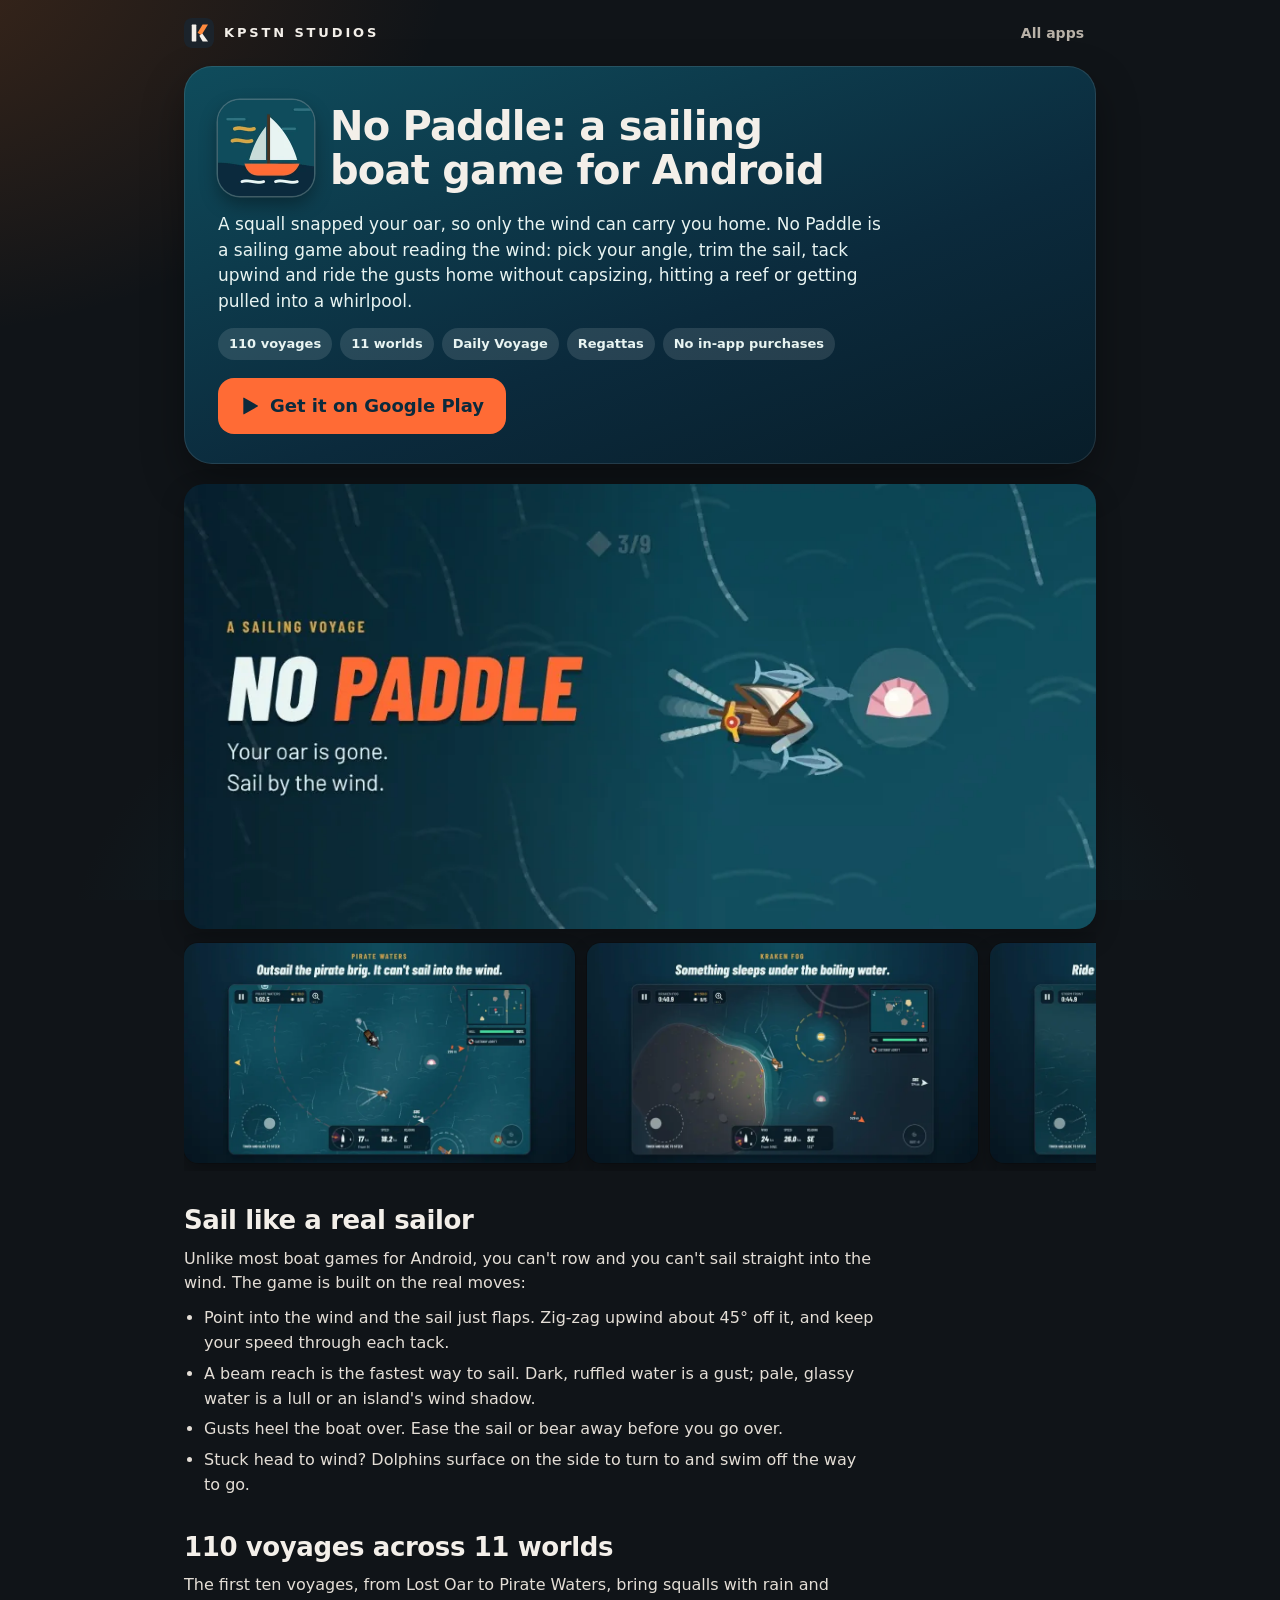
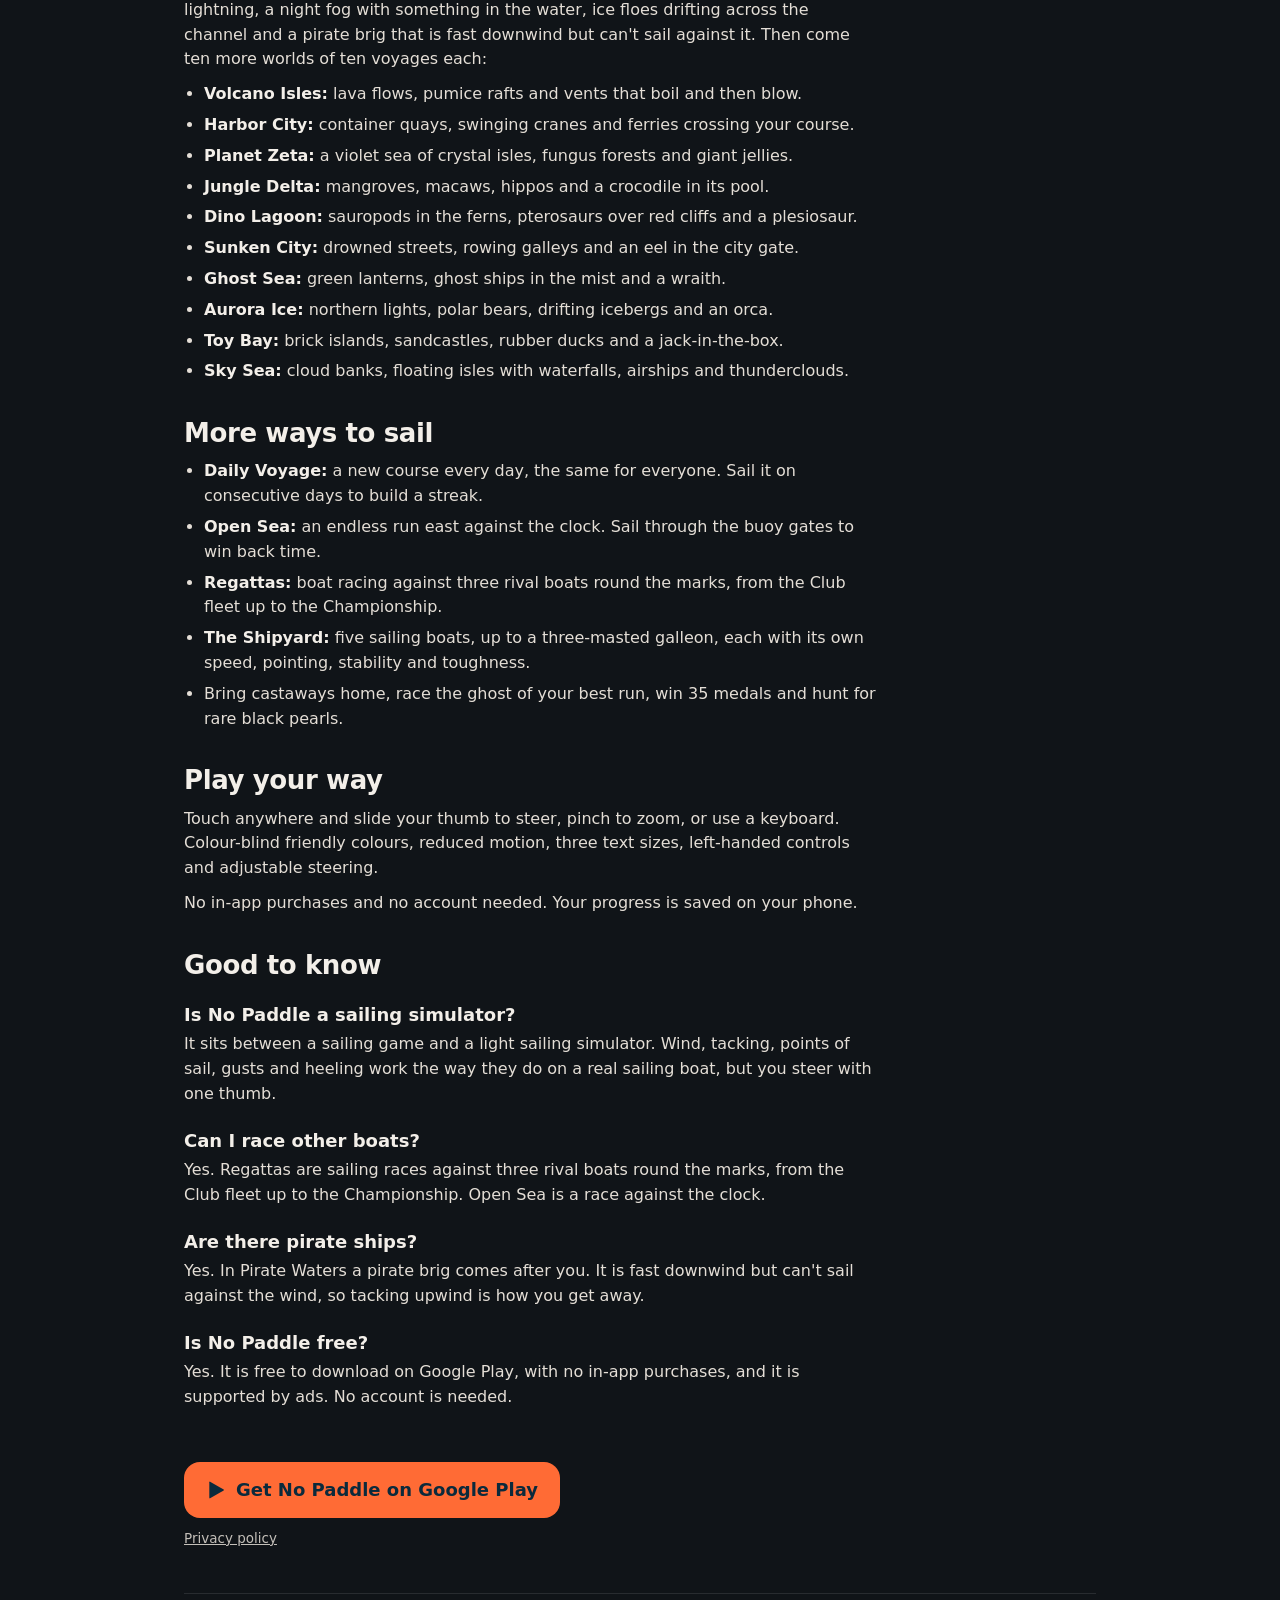
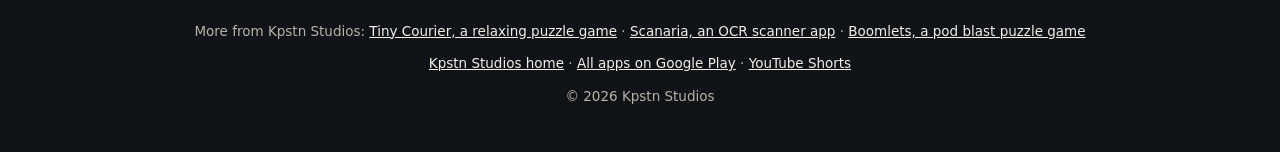
<file: no-paddle/index.html>
<!doctype html>
<html lang="en">
<head>
<meta charset="utf-8">
<meta name="viewport" content="width=device-width,initial-scale=1">
<title>No Paddle: Sailing Boat Game for Android | Kpstn Studios</title>
<meta name="description" content="A sailing game about reading the wind. Tack upwind, trim the sail and sail home past reefs, whirlpools and pirates. 110 voyages on Google Play.">
<meta name="theme-color" content="#0b2a3c">
<meta property="og:type" content="website">
<meta property="og:title" content="No Paddle: a sailing boat game for Android">
<meta property="og:description" content="A sailing game about reading the wind. 110 voyages across 11 worlds, regattas and a new Daily Voyage every day.">
<meta property="og:url" content="https://kapstn-studios.github.io/no-paddle/">
<meta property="og:image" content="https://kapstn-studios.github.io/assets/nopaddle-feature.webp">
<meta name="twitter:card" content="summary_large_image">
<link rel="canonical" href="https://kapstn-studios.github.io/no-paddle/">
<link rel="icon" type="image/svg+xml" href="../logo.svg">
<link rel="icon" type="image/png" href="../favicon.png">
<link rel="apple-touch-icon" href="../apple-touch-icon.png">
<link rel="stylesheet" href="../game.css">
<script type="application/ld+json">
{
 "@context": "https://schema.org",
 "@type": "MobileApplication",
 "@id": "https://kapstn-studios.github.io/no-paddle/#app",
 "name": "No Paddle",
 "alternateName": "No Paddle: Sailing Boat Game",
 "description": "A sailing game about reading the wind. Tack upwind, trim the sail and sail home past reefs, whirlpools and pirates. 110 voyages on Google Play.",
 "url": "https://kapstn-studios.github.io/no-paddle/",
 "image": [
  "https://kapstn-studios.github.io/assets/nopaddle-icon.webp",
  "https://kapstn-studios.github.io/assets/nopaddle-feature.webp"
 ],
 "screenshot": [
  "https://kapstn-studios.github.io/assets/nopaddle-1.webp",
  "https://kapstn-studios.github.io/assets/nopaddle-2.webp",
  "https://kapstn-studios.github.io/assets/nopaddle-3.webp",
  "https://kapstn-studios.github.io/assets/nopaddle-4.webp"
 ],
 "operatingSystem": "ANDROID",
 "applicationCategory": "GameApplication",
 "genre": "Simulation",
 "contentRating": "Rated for 3+",
 "installUrl": "https://play.google.com/store/apps/details?id=io.github.manpreetgugga.boatify",
 "sameAs": [
  "https://play.google.com/store/apps/details?id=io.github.manpreetgugga.boatify"
 ],
 "offers": {
  "@type": "Offer",
  "price": "0",
  "priceCurrency": "INR"
 },
 "author": {
  "@type": "Organization",
  "@id": "https://kapstn-studios.github.io/#org",
  "name": "Kpstn Studios",
  "url": "https://kapstn-studios.github.io/"
 },
 "publisher": {
  "@type": "Organization",
  "@id": "https://kapstn-studios.github.io/#org",
  "name": "Kpstn Studios",
  "url": "https://kapstn-studios.github.io/"
 }
}
</script>
</head>
<body class="paddle">
<div class="wrap">

  <div class="bar">
    <a class="brand" href="../" aria-label="Kpstn Studios home"><img src="../logo.svg" alt="" width="30" height="30">KPSTN STUDIOS</a>
    <nav class="nav" aria-label="Site"><a href="../#apps">All apps</a></nav>
  </div>

  <header class="hero">
    <div class="top">
      <img class="icon" src="../assets/nopaddle-icon.webp" alt="" width="96" height="96">
      <h1>No Paddle: a sailing boat game for Android</h1>
    </div>
    <p class="lede">A squall snapped your oar, so only the wind can carry you home. No Paddle is a sailing game about reading the wind: pick your angle, trim the sail, tack upwind and ride the gusts home without capsizing, hitting a reef or getting pulled into a whirlpool.</p>
    <ul class="chips">
      <li>110 voyages</li><li>11 worlds</li><li>Daily Voyage</li><li>Regattas</li><li>No in-app purchases</li>
    </ul>
    <div>
      <a class="go" data-app="io.github.manpreetgugga.boatify" href="https://play.google.com/store/apps/details?id=io.github.manpreetgugga.boatify&amp;referrer=utm_source%3Dwebsite%26utm_medium%3Dgame_page">
        <svg viewBox="0 0 24 24" aria-hidden="true"><path fill="currentColor" d="M4 2.6v18.8c0 .5.5.8.9.6l16.3-9.4c.4-.3.4-.9 0-1.2L4.9 2c-.4-.2-.9.1-.9.6Z"/></svg>
        Get it on Google Play
      </a>
    </div>
  </header>

  <img class="banner" src="../assets/nopaddle-feature.webp" alt="No Paddle sailing game: a small boat sailing by the wind" width="1024" height="500">
  <div class="shots wide" tabindex="0" role="group" aria-label="No Paddle screenshots">
    <img src="../assets/nopaddle-1.webp" alt="Outsailing a pirate brig" width="800" height="450" loading="lazy">
    <img src="../assets/nopaddle-2.webp" alt="The kraken in the fog" width="800" height="450" loading="lazy">
    <img src="../assets/nopaddle-3.webp" alt="Sailing through a storm" width="800" height="450" loading="lazy">
    <img src="../assets/nopaddle-4.webp" alt="Dolphins alongside the sailing boat" width="800" height="450" loading="lazy">
  </div>

  <main class="body">
    <h2>Sail like a real sailor</h2>
    <p>Unlike most boat games for Android, you can't row and you can't sail straight into the wind. The game is built on the real moves:</p>
    <ul>
      <li>Point into the wind and the sail just flaps. Zig-zag upwind about 45° off it, and keep your speed through each tack.</li>
      <li>A beam reach is the fastest way to sail. Dark, ruffled water is a gust; pale, glassy water is a lull or an island's wind shadow.</li>
      <li>Gusts heel the boat over. Ease the sail or bear away before you go over.</li>
      <li>Stuck head to wind? Dolphins surface on the side to turn to and swim off the way to go.</li>
    </ul>

    <h2>110 voyages across 11 worlds</h2>
    <p>The first ten voyages, from Lost Oar to Pirate Waters, bring squalls with rain and lightning, a night fog with something in the water, ice floes drifting across the channel and a pirate brig that is fast downwind but can't sail against it. Then come ten more worlds of ten voyages each:</p>
    <ul>
      <li><b>Volcano Isles:</b> lava flows, pumice rafts and vents that boil and then blow.</li>
      <li><b>Harbor City:</b> container quays, swinging cranes and ferries crossing your course.</li>
      <li><b>Planet Zeta:</b> a violet sea of crystal isles, fungus forests and giant jellies.</li>
      <li><b>Jungle Delta:</b> mangroves, macaws, hippos and a crocodile in its pool.</li>
      <li><b>Dino Lagoon:</b> sauropods in the ferns, pterosaurs over red cliffs and a plesiosaur.</li>
      <li><b>Sunken City:</b> drowned streets, rowing galleys and an eel in the city gate.</li>
      <li><b>Ghost Sea:</b> green lanterns, ghost ships in the mist and a wraith.</li>
      <li><b>Aurora Ice:</b> northern lights, polar bears, drifting icebergs and an orca.</li>
      <li><b>Toy Bay:</b> brick islands, sandcastles, rubber ducks and a jack-in-the-box.</li>
      <li><b>Sky Sea:</b> cloud banks, floating isles with waterfalls, airships and thunderclouds.</li>
    </ul>

    <h2>More ways to sail</h2>
    <ul>
      <li><b>Daily Voyage:</b> a new course every day, the same for everyone. Sail it on consecutive days to build a streak.</li>
      <li><b>Open Sea:</b> an endless run east against the clock. Sail through the buoy gates to win back time.</li>
      <li><b>Regattas:</b> boat racing against three rival boats round the marks, from the Club fleet up to the Championship.</li>
      <li><b>The Shipyard:</b> five sailing boats, up to a three-masted galleon, each with its own speed, pointing, stability and toughness.</li>
      <li>Bring castaways home, race the ghost of your best run, win 35 medals and hunt for rare black pearls.</li>
    </ul>

    <h2>Play your way</h2>
    <p>Touch anywhere and slide your thumb to steer, pinch to zoom, or use a keyboard. Colour-blind friendly colours, reduced motion, three text sizes, left-handed controls and adjustable steering.</p>
    <p>No in-app purchases and no account needed. Your progress is saved on your phone.</p>

    <h2>Good to know</h2>
    <h3>Is No Paddle a sailing simulator?</h3>
    <p>It sits between a sailing game and a light sailing simulator. Wind, tacking, points of sail, gusts and heeling work the way they do on a real sailing boat, but you steer with one thumb.</p>
    <h3>Can I race other boats?</h3>
    <p>Yes. Regattas are sailing races against three rival boats round the marks, from the Club fleet up to the Championship. Open Sea is a race against the clock.</p>
    <h3>Are there pirate ships?</h3>
    <p>Yes. In Pirate Waters a pirate brig comes after you. It is fast downwind but can't sail against the wind, so tacking upwind is how you get away.</p>
    <h3>Is No Paddle free?</h3>
    <p>Yes. It is free to download on Google Play, with no in-app purchases, and it is supported by ads. No account is needed.</p>

    <div class="cta">
      <a class="go" data-app="io.github.manpreetgugga.boatify" href="https://play.google.com/store/apps/details?id=io.github.manpreetgugga.boatify&amp;referrer=utm_source%3Dwebsite%26utm_medium%3Dgame_page">
        <svg viewBox="0 0 24 24" aria-hidden="true"><path fill="currentColor" d="M4 2.6v18.8c0 .5.5.8.9.6l16.3-9.4c.4-.3.4-.9 0-1.2L4.9 2c-.4-.2-.9.1-.9.6Z"/></svg>
        Get No Paddle on Google Play
      </a>
      <p class="links"><a href="https://github.com/manpreetgugga/boatify/blob/main/PRIVACY.md">Privacy policy</a></p>
    </div>
  </main>

  <footer>
    <p>More from Kpstn Studios: <a href="../tiny-courier/">Tiny Courier, a relaxing puzzle game</a> · <a href="../scanaria/">Scanaria, an OCR scanner app</a> · <a href="../boomlets/">Boomlets, a pod blast puzzle game</a></p>
    <p><a href="../">Kpstn Studios home</a> · <a href="https://play.google.com/store/apps/developer?id=Kpstn+Studios">All apps on Google Play</a> · <a href="https://www.youtube.com/@KapstnStudios/shorts">YouTube Shorts</a></p>
    <p>© 2026 Kpstn Studios</p>
  </footer>
</div>
<script>
// On Android, open the Play Store app itself instead of the Play website.
if (/Android/i.test(navigator.userAgent)) {
  document.querySelectorAll('a[data-app]').forEach(function (a) {
    var id = a.getAttribute('data-app');
    var ref = encodeURIComponent('utm_source=website&utm_medium=game_page');
    a.href = 'intent://details?id=' + id + '&referrer=' + ref +
      '#Intent;scheme=market;package=com.android.vending;S.browser_fallback_url=' +
      encodeURIComponent(a.href) + ';end';
  });
}
</script>
</body>
</html>
</file>
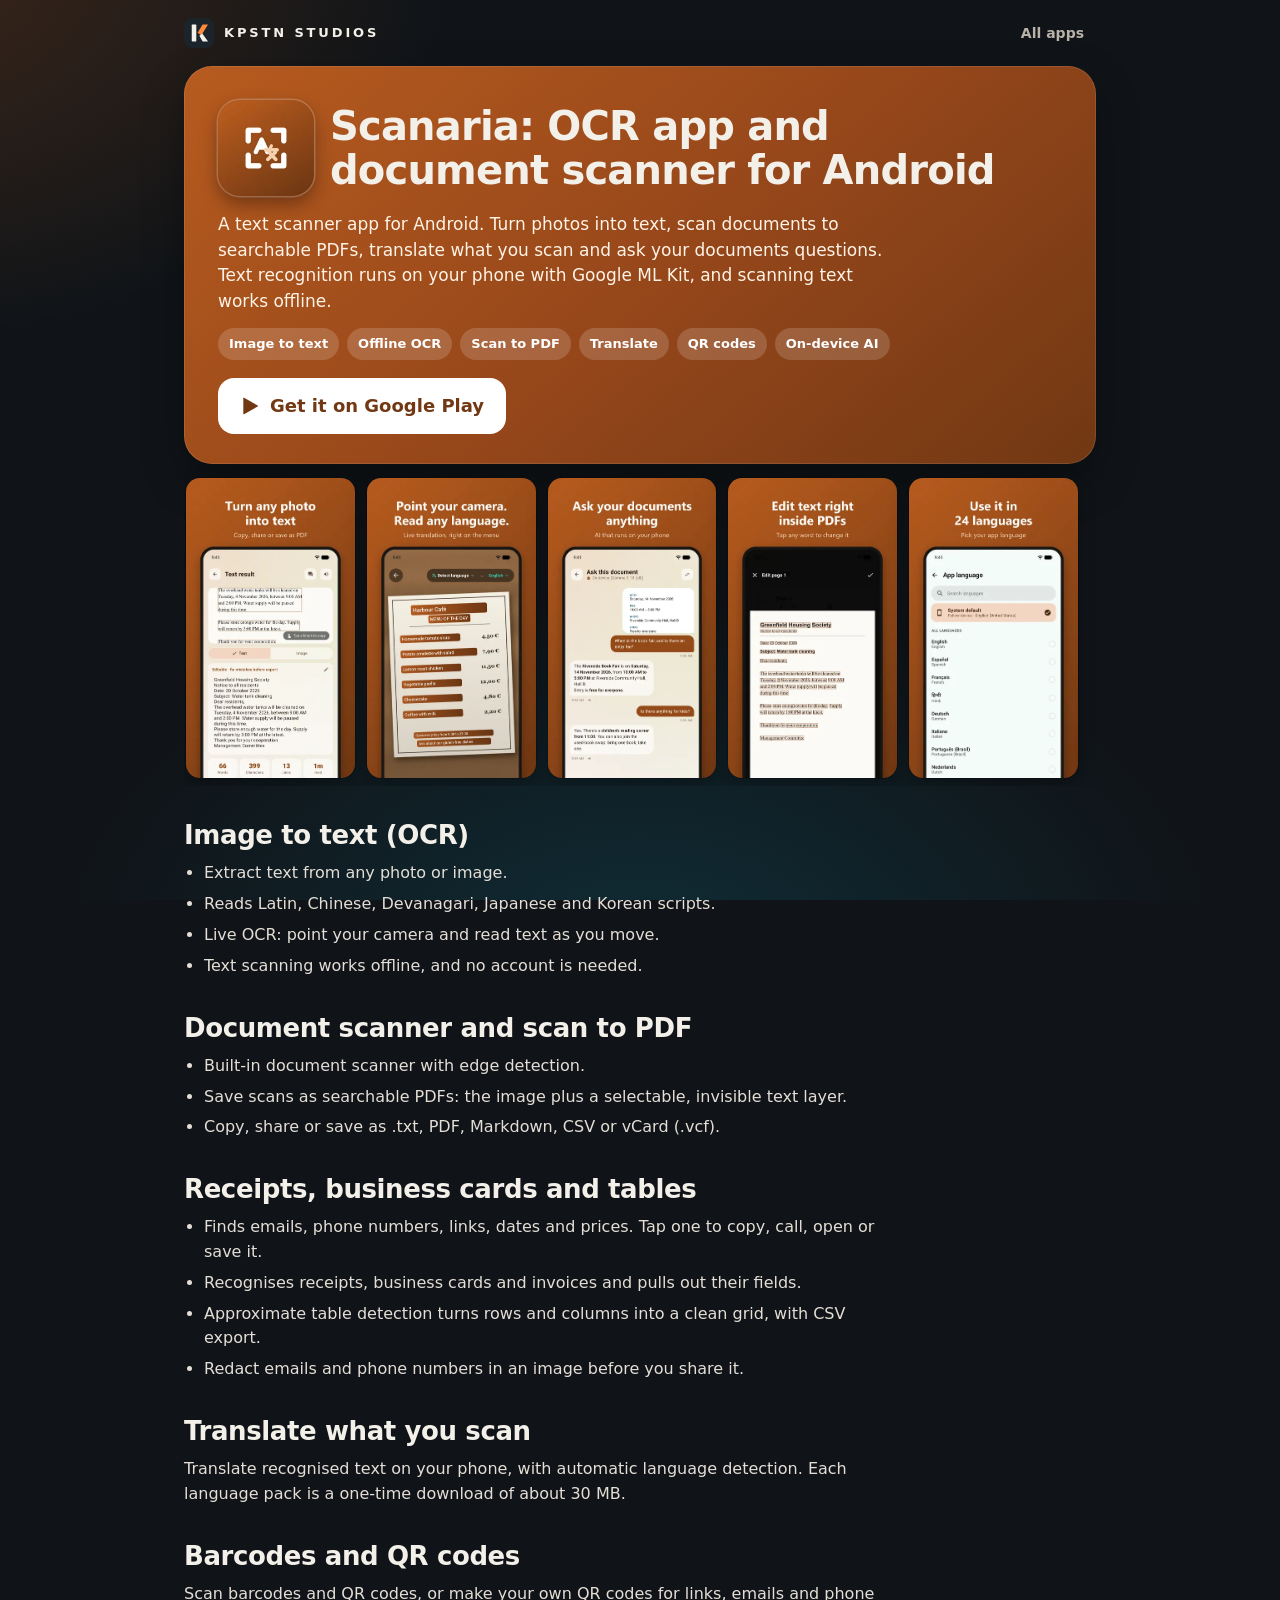
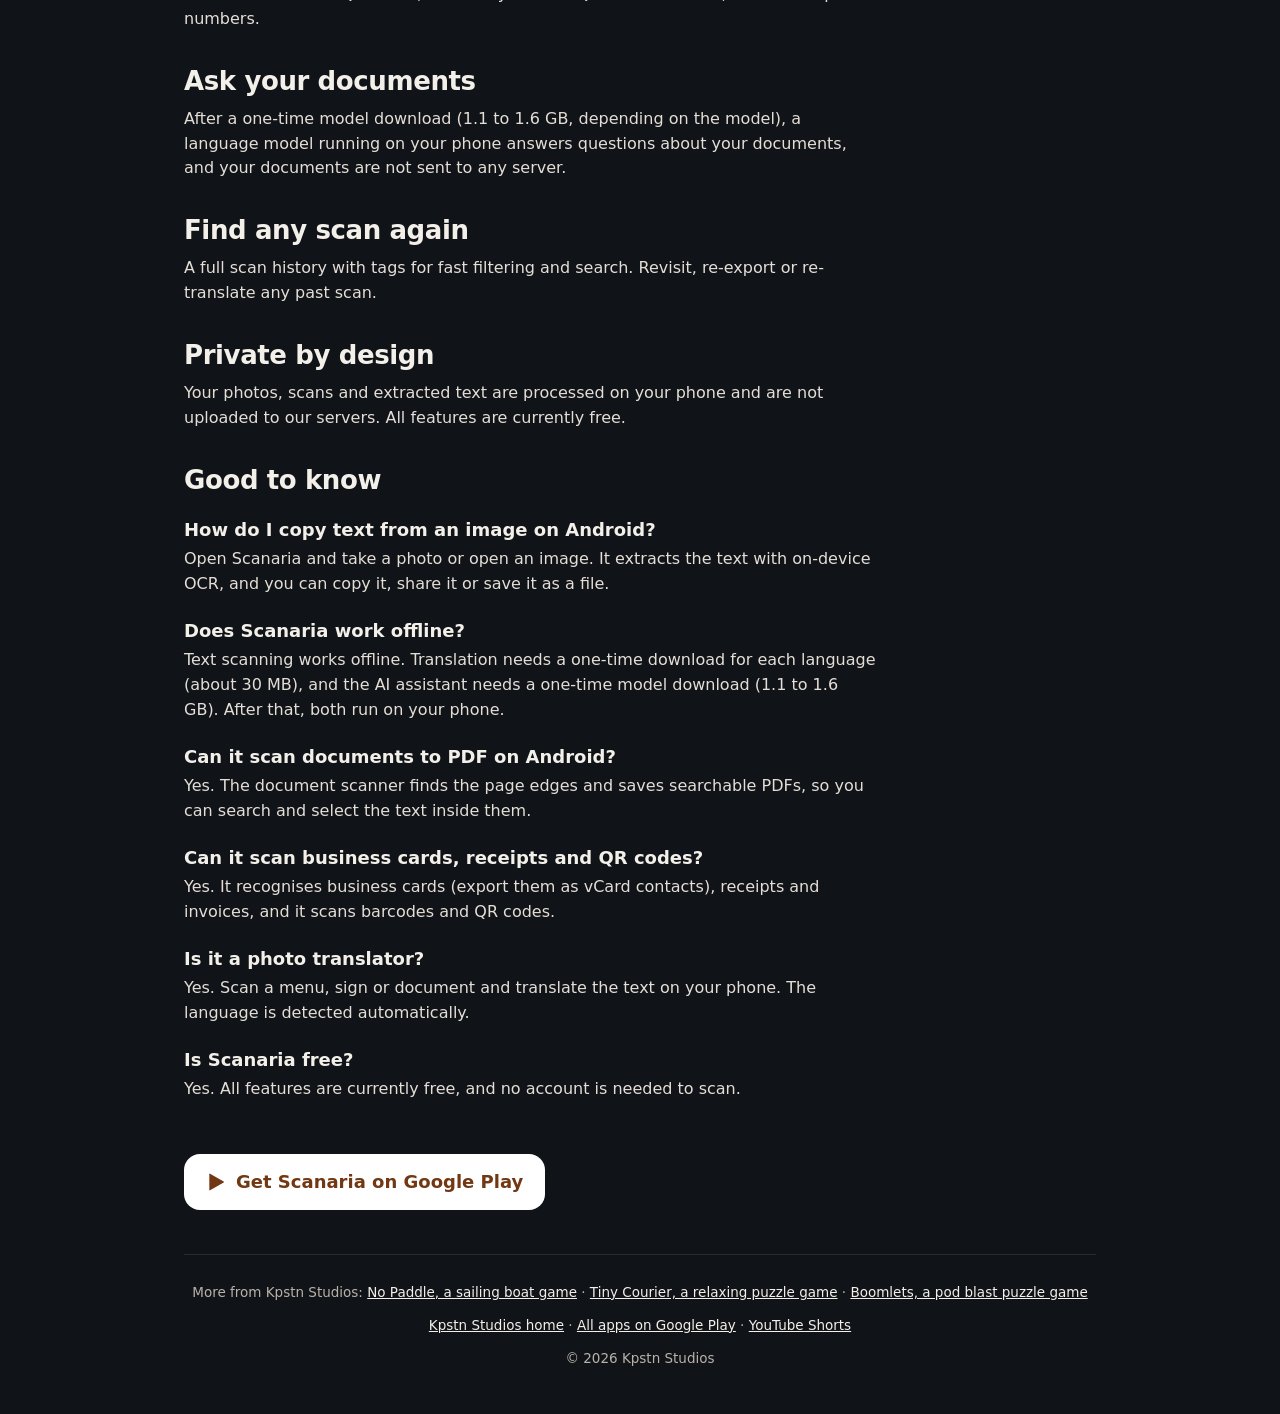
<file: scanaria/index.html>
<!doctype html>
<html lang="en">
<head>
<meta charset="utf-8">
<meta name="viewport" content="width=device-width,initial-scale=1">
<title>Scanaria: OCR App and Document Scanner for Android | Kpstn Studios</title>
<meta name="description" content="Turn photos into text with on-device OCR, scan documents to searchable PDFs, translate text and scan QR codes. Text scanning works offline.">
<meta name="theme-color" content="#94461a">
<meta property="og:type" content="website">
<meta property="og:title" content="Scanaria: OCR app and document scanner for Android">
<meta property="og:description" content="Image to text, scan to PDF, translation and QR codes, processed on your phone.">
<meta property="og:url" content="https://kapstn-studios.github.io/scanaria/">
<meta property="og:image" content="https://kapstn-studios.github.io/assets/scanaria-icon.webp">
<meta name="twitter:card" content="summary">
<link rel="canonical" href="https://kapstn-studios.github.io/scanaria/">
<link rel="icon" type="image/svg+xml" href="../logo.svg">
<link rel="icon" type="image/png" href="../favicon.png">
<link rel="apple-touch-icon" href="../apple-touch-icon.png">
<link rel="stylesheet" href="../game.css">
<script type="application/ld+json">
{
 "@context": "https://schema.org",
 "@type": "MobileApplication",
 "@id": "https://kapstn-studios.github.io/scanaria/#app",
 "name": "Scanaria",
 "description": "Turn photos into text with on-device OCR, scan documents to searchable PDFs, translate text and scan QR codes. Text scanning works offline.",
 "url": "https://kapstn-studios.github.io/scanaria/",
 "image": [
  "https://kapstn-studios.github.io/assets/scanaria-icon.webp"
 ],
 "screenshot": [
  "https://kapstn-studios.github.io/assets/scanaria-1.webp",
  "https://kapstn-studios.github.io/assets/scanaria-2.webp",
  "https://kapstn-studios.github.io/assets/scanaria-3.webp",
  "https://kapstn-studios.github.io/assets/scanaria-4.webp",
  "https://kapstn-studios.github.io/assets/scanaria-5.webp"
 ],
 "operatingSystem": "ANDROID",
 "applicationCategory": "UtilitiesApplication",
 "contentRating": "Rated for 3+",
 "installUrl": "https://play.google.com/store/apps/details?id=com.manpreet.fileocr",
 "sameAs": [
  "https://play.google.com/store/apps/details?id=com.manpreet.fileocr"
 ],
 "offers": {
  "@type": "Offer",
  "price": "0",
  "priceCurrency": "INR"
 },
 "author": {
  "@type": "Organization",
  "@id": "https://kapstn-studios.github.io/#org",
  "name": "Kpstn Studios",
  "url": "https://kapstn-studios.github.io/"
 },
 "publisher": {
  "@type": "Organization",
  "@id": "https://kapstn-studios.github.io/#org",
  "name": "Kpstn Studios",
  "url": "https://kapstn-studios.github.io/"
 }
}
</script>
</head>
<body class="scanaria">
<div class="wrap">

  <div class="bar">
    <a class="brand" href="../" aria-label="Kpstn Studios home"><img src="../logo.svg" alt="" width="30" height="30">KPSTN STUDIOS</a>
    <nav class="nav" aria-label="Site"><a href="../#apps">All apps</a></nav>
  </div>

  <header class="hero">
    <div class="top">
      <img class="icon" src="../assets/scanaria-icon.webp" alt="" width="96" height="96">
      <h1>Scanaria: OCR app and document scanner for Android</h1>
    </div>
    <p class="lede">A text scanner app for Android. Turn photos into text, scan documents to searchable PDFs, translate what you scan and ask your documents questions. Text recognition runs on your phone with Google ML Kit, and scanning text works offline.</p>
    <ul class="chips">
      <li>Image to text</li><li>Offline OCR</li><li>Scan to PDF</li><li>Translate</li><li>QR codes</li><li>On-device AI</li>
    </ul>
    <div>
      <a class="go" data-app="com.manpreet.fileocr" href="https://play.google.com/store/apps/details?id=com.manpreet.fileocr&amp;referrer=utm_source%3Dwebsite%26utm_medium%3Dgame_page">
        <svg viewBox="0 0 24 24" aria-hidden="true"><path fill="currentColor" d="M4 2.6v18.8c0 .5.5.8.9.6l16.3-9.4c.4-.3.4-.9 0-1.2L4.9 2c-.4-.2-.9.1-.9.6Z"/></svg>
        Get it on Google Play
      </a>
    </div>
  </header>

  <div class="shots" tabindex="0" role="group" aria-label="Scanaria screenshots">
    <img src="../assets/scanaria-2.webp" alt="Scanaria OCR: turning a photo into text" width="405" height="720" loading="lazy">
    <img src="../assets/scanaria-1.webp" alt="Live camera translation of a menu" width="405" height="720" loading="lazy">
    <img src="../assets/scanaria-3.webp" alt="Asking a document questions" width="405" height="720" loading="lazy">
    <img src="../assets/scanaria-4.webp" alt="Working with a PDF" width="405" height="720" loading="lazy">
    <img src="../assets/scanaria-5.webp" alt="The language list" width="405" height="720" loading="lazy">
  </div>

  <main class="body">
    <h2>Image to text (OCR)</h2>
    <ul>
      <li>Extract text from any photo or image.</li>
      <li>Reads Latin, Chinese, Devanagari, Japanese and Korean scripts.</li>
      <li>Live OCR: point your camera and read text as you move.</li>
      <li>Text scanning works offline, and no account is needed.</li>
    </ul>

    <h2>Document scanner and scan to PDF</h2>
    <ul>
      <li>Built-in document scanner with edge detection.</li>
      <li>Save scans as searchable PDFs: the image plus a selectable, invisible text layer.</li>
      <li>Copy, share or save as .txt, PDF, Markdown, CSV or vCard (.vcf).</li>
    </ul>

    <h2>Receipts, business cards and tables</h2>
    <ul>
      <li>Finds emails, phone numbers, links, dates and prices. Tap one to copy, call, open or save it.</li>
      <li>Recognises receipts, business cards and invoices and pulls out their fields.</li>
      <li>Approximate table detection turns rows and columns into a clean grid, with CSV export.</li>
      <li>Redact emails and phone numbers in an image before you share it.</li>
    </ul>

    <h2>Translate what you scan</h2>
    <p>Translate recognised text on your phone, with automatic language detection. Each language pack is a one-time download of about 30 MB.</p>

    <h2>Barcodes and QR codes</h2>
    <p>Scan barcodes and QR codes, or make your own QR codes for links, emails and phone numbers.</p>

    <h2>Ask your documents</h2>
    <p>After a one-time model download (1.1 to 1.6 GB, depending on the model), a language model running on your phone answers questions about your documents, and your documents are not sent to any server.</p>

    <h2>Find any scan again</h2>
    <p>A full scan history with tags for fast filtering and search. Revisit, re-export or re-translate any past scan.</p>

    <h2>Private by design</h2>
    <p>Your photos, scans and extracted text are processed on your phone and are not uploaded to our servers. All features are currently free.</p>

    <h2>Good to know</h2>
    <h3>How do I copy text from an image on Android?</h3>
    <p>Open Scanaria and take a photo or open an image. It extracts the text with on-device OCR, and you can copy it, share it or save it as a file.</p>
    <h3>Does Scanaria work offline?</h3>
    <p>Text scanning works offline. Translation needs a one-time download for each language (about 30 MB), and the AI assistant needs a one-time model download (1.1 to 1.6 GB). After that, both run on your phone.</p>
    <h3>Can it scan documents to PDF on Android?</h3>
    <p>Yes. The document scanner finds the page edges and saves searchable PDFs, so you can search and select the text inside them.</p>
    <h3>Can it scan business cards, receipts and QR codes?</h3>
    <p>Yes. It recognises business cards (export them as vCard contacts), receipts and invoices, and it scans barcodes and QR codes.</p>
    <h3>Is it a photo translator?</h3>
    <p>Yes. Scan a menu, sign or document and translate the text on your phone. The language is detected automatically.</p>
    <h3>Is Scanaria free?</h3>
    <p>Yes. All features are currently free, and no account is needed to scan.</p>

    <div class="cta">
      <a class="go" data-app="com.manpreet.fileocr" href="https://play.google.com/store/apps/details?id=com.manpreet.fileocr&amp;referrer=utm_source%3Dwebsite%26utm_medium%3Dgame_page">
        <svg viewBox="0 0 24 24" aria-hidden="true"><path fill="currentColor" d="M4 2.6v18.8c0 .5.5.8.9.6l16.3-9.4c.4-.3.4-.9 0-1.2L4.9 2c-.4-.2-.9.1-.9.6Z"/></svg>
        Get Scanaria on Google Play
      </a>
    </div>
  </main>

  <footer>
    <p>More from Kpstn Studios: <a href="../no-paddle/">No Paddle, a sailing boat game</a> · <a href="../tiny-courier/">Tiny Courier, a relaxing puzzle game</a> · <a href="../boomlets/">Boomlets, a pod blast puzzle game</a></p>
    <p><a href="../">Kpstn Studios home</a> · <a href="https://play.google.com/store/apps/developer?id=Kpstn+Studios">All apps on Google Play</a> · <a href="https://www.youtube.com/@KapstnStudios/shorts">YouTube Shorts</a></p>
    <p>© 2026 Kpstn Studios</p>
  </footer>
</div>
<script>
// On Android, open the Play Store app itself instead of the Play website.
if (/Android/i.test(navigator.userAgent)) {
  document.querySelectorAll('a[data-app]').forEach(function (a) {
    var id = a.getAttribute('data-app');
    var ref = encodeURIComponent('utm_source=website&utm_medium=game_page');
    a.href = 'intent://details?id=' + id + '&referrer=' + ref +
      '#Intent;scheme=market;package=com.android.vending;S.browser_fallback_url=' +
      encodeURIComponent(a.href) + ';end';
  });
}
</script>
</body>
</html>
</file>
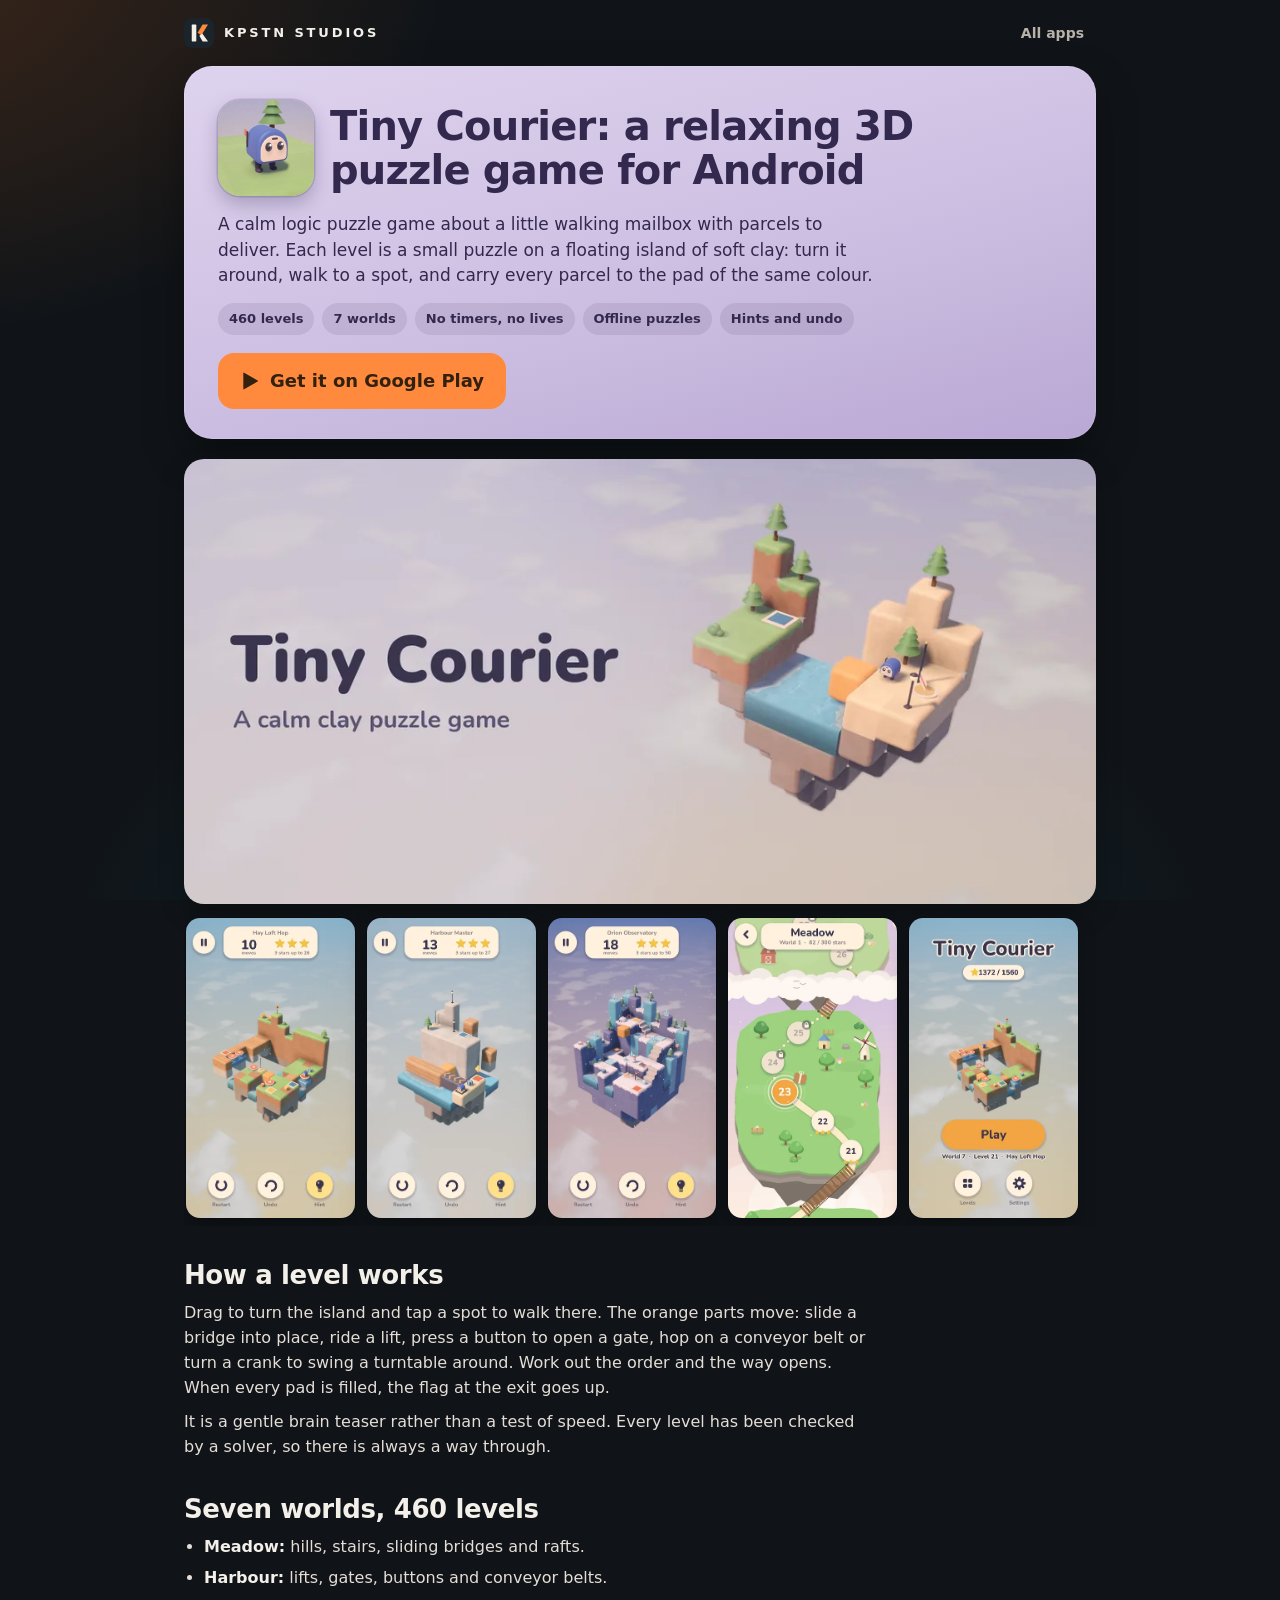
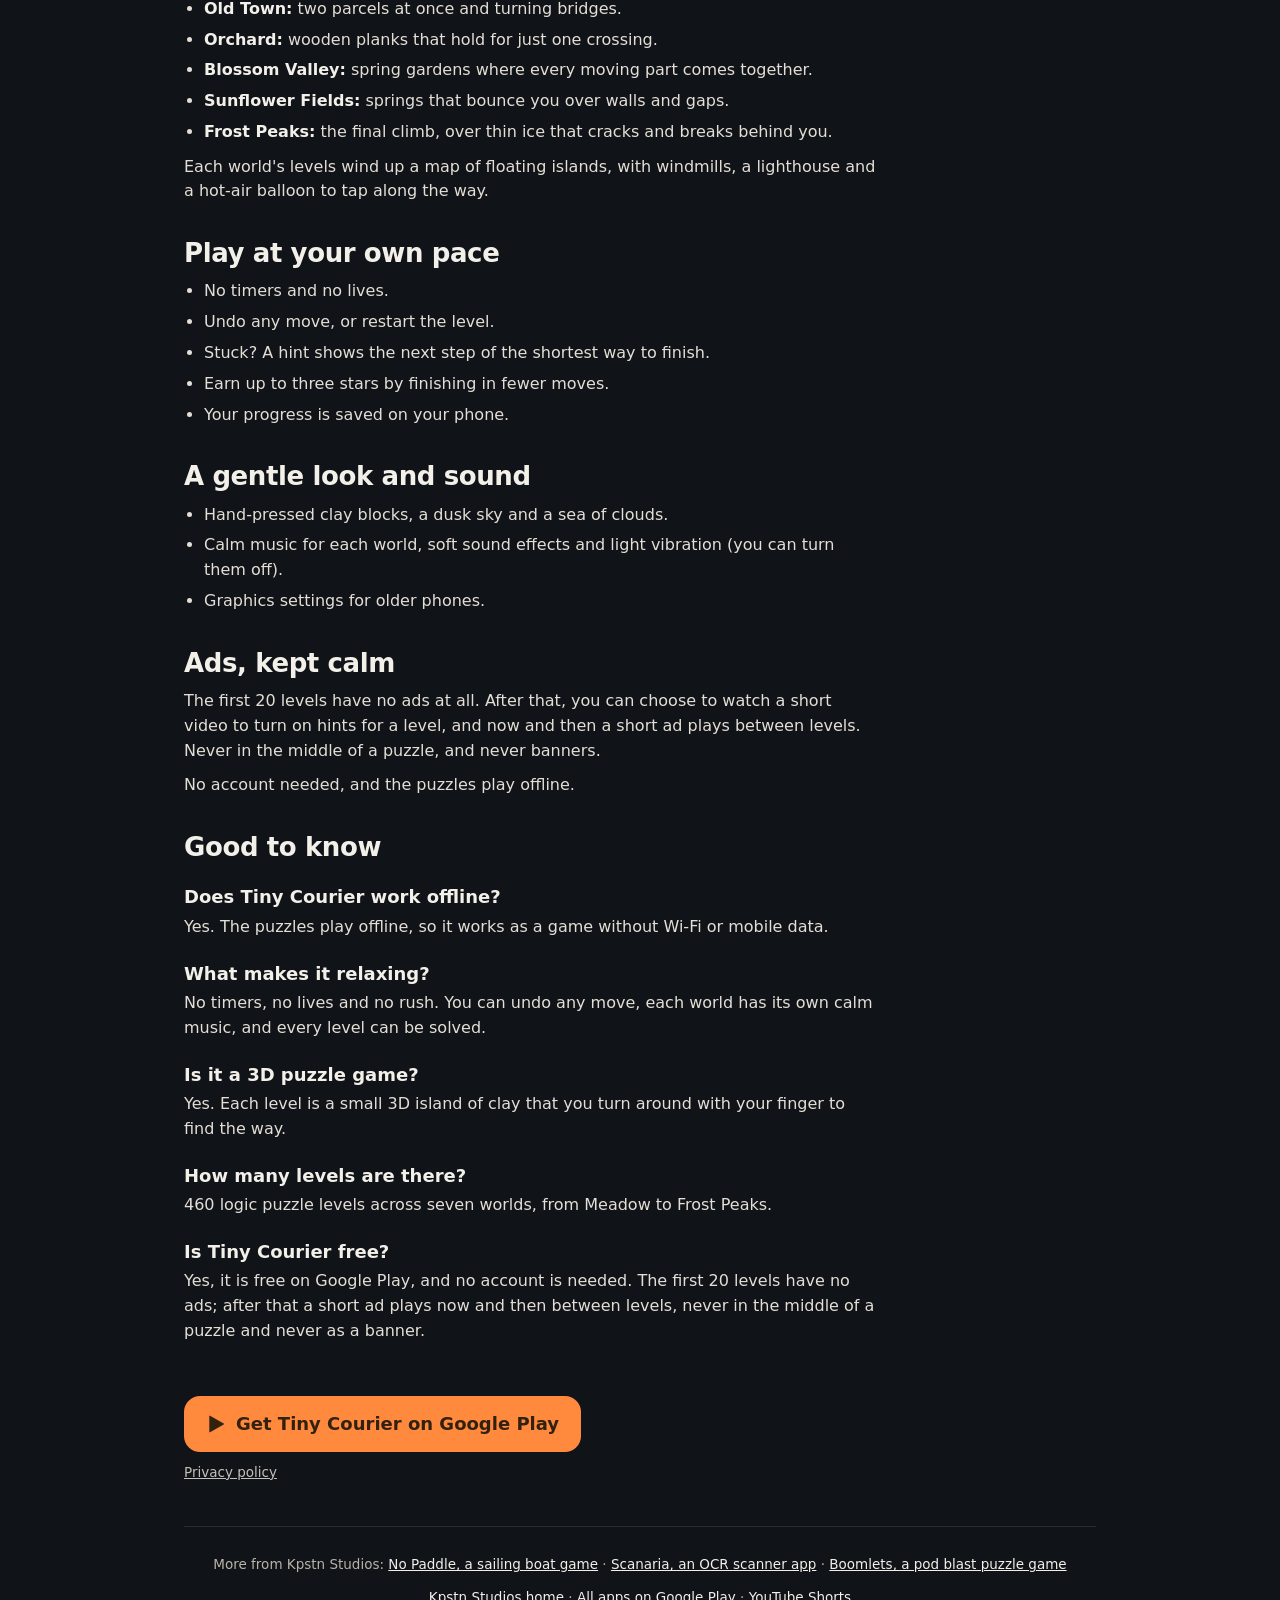
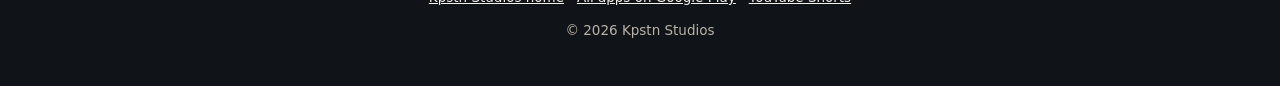
<file: tiny-courier/index.html>
<!doctype html>
<html lang="en">
<head>
<meta charset="utf-8">
<meta name="viewport" content="width=device-width,initial-scale=1">
<title>Tiny Courier: Relaxing 3D Puzzle Game for Android | Kpstn Studios</title>
<meta name="description" content="A calm 3D logic puzzle game: turn floating clay islands and deliver every parcel. 460 levels in 7 worlds, no timers, no lives, and the puzzles play offline.">
<meta name="theme-color" content="#cdbfe2">
<meta property="og:type" content="website">
<meta property="og:title" content="Tiny Courier: a relaxing 3D puzzle game for Android">
<meta property="og:description" content="Turn floating clay islands and deliver every parcel. 460 levels in 7 worlds, no timers, no lives.">
<meta property="og:url" content="https://kapstn-studios.github.io/tiny-courier/">
<meta property="og:image" content="https://kapstn-studios.github.io/assets/tinycourier-feature.webp">
<meta name="twitter:card" content="summary_large_image">
<link rel="canonical" href="https://kapstn-studios.github.io/tiny-courier/">
<link rel="icon" type="image/svg+xml" href="../logo.svg">
<link rel="icon" type="image/png" href="../favicon.png">
<link rel="apple-touch-icon" href="../apple-touch-icon.png">
<link rel="stylesheet" href="../game.css">
<script type="application/ld+json">
{
 "@context": "https://schema.org",
 "@type": "MobileApplication",
 "@id": "https://kapstn-studios.github.io/tiny-courier/#app",
 "name": "Tiny Courier",
 "description": "A calm 3D logic puzzle game: turn floating clay islands and deliver every parcel. 460 levels in 7 worlds, no timers, no lives, and the puzzles play offline.",
 "url": "https://kapstn-studios.github.io/tiny-courier/",
 "image": [
  "https://kapstn-studios.github.io/assets/tinycourier-icon.webp",
  "https://kapstn-studios.github.io/assets/tinycourier-feature.webp"
 ],
 "screenshot": [
  "https://kapstn-studios.github.io/assets/tinycourier-1.webp",
  "https://kapstn-studios.github.io/assets/tinycourier-2.webp",
  "https://kapstn-studios.github.io/assets/tinycourier-3.webp",
  "https://kapstn-studios.github.io/assets/tinycourier-4.webp",
  "https://kapstn-studios.github.io/assets/tinycourier-5.webp"
 ],
 "operatingSystem": "ANDROID",
 "applicationCategory": "GameApplication",
 "genre": "Puzzle",
 "contentRating": "Rated for 3+",
 "installUrl": "https://play.google.com/store/apps/details?id=com.manpreetgugga.tinycourier",
 "sameAs": [
  "https://play.google.com/store/apps/details?id=com.manpreetgugga.tinycourier"
 ],
 "offers": {
  "@type": "Offer",
  "price": "0",
  "priceCurrency": "INR"
 },
 "author": {
  "@type": "Organization",
  "@id": "https://kapstn-studios.github.io/#org",
  "name": "Kpstn Studios",
  "url": "https://kapstn-studios.github.io/"
 },
 "publisher": {
  "@type": "Organization",
  "@id": "https://kapstn-studios.github.io/#org",
  "name": "Kpstn Studios",
  "url": "https://kapstn-studios.github.io/"
 }
}
</script>
</head>
<body class="courier">
<div class="wrap">

  <div class="bar">
    <a class="brand" href="../" aria-label="Kpstn Studios home"><img src="../logo.svg" alt="" width="30" height="30">KPSTN STUDIOS</a>
    <nav class="nav" aria-label="Site"><a href="../#apps">All apps</a></nav>
  </div>

  <header class="hero">
    <div class="top">
      <img class="icon" src="../assets/tinycourier-icon.webp" alt="" width="96" height="96">
      <h1>Tiny Courier: a relaxing 3D puzzle game for Android</h1>
    </div>
    <p class="lede">A calm logic puzzle game about a little walking mailbox with parcels to deliver. Each level is a small puzzle on a floating island of soft clay: turn it around, walk to a spot, and carry every parcel to the pad of the same colour.</p>
    <ul class="chips">
      <li>460 levels</li><li>7 worlds</li><li>No timers, no lives</li><li>Offline puzzles</li><li>Hints and undo</li>
    </ul>
    <div>
      <a class="go" data-app="com.manpreetgugga.tinycourier" href="https://play.google.com/store/apps/details?id=com.manpreetgugga.tinycourier&amp;referrer=utm_source%3Dwebsite%26utm_medium%3Dgame_page">
        <svg viewBox="0 0 24 24" aria-hidden="true"><path fill="currentColor" d="M4 2.6v18.8c0 .5.5.8.9.6l16.3-9.4c.4-.3.4-.9 0-1.2L4.9 2c-.4-.2-.9.1-.9.6Z"/></svg>
        Get it on Google Play
      </a>
    </div>
  </header>

  <img class="banner" src="../assets/tinycourier-feature.webp" alt="Tiny Courier, a relaxing 3D puzzle game: a clay island floating in a lavender sky" width="1024" height="500">
  <div class="shots" tabindex="0" role="group" aria-label="Tiny Courier screenshots">
    <img src="../assets/tinycourier-3.webp" alt="A Tiny Courier puzzle level with springs" width="405" height="720" loading="lazy">
    <img src="../assets/tinycourier-4.webp" alt="A Harbour puzzle level" width="405" height="720" loading="lazy">
    <img src="../assets/tinycourier-5.webp" alt="A Frost Peaks puzzle level" width="405" height="720" loading="lazy">
    <img src="../assets/tinycourier-2.webp" alt="The Meadow world map" width="405" height="720" loading="lazy">
    <img src="../assets/tinycourier-1.webp" alt="The main menu" width="405" height="720" loading="lazy">
  </div>

  <main class="body">
    <h2>How a level works</h2>
    <p>Drag to turn the island and tap a spot to walk there. The orange parts move: slide a bridge into place, ride a lift, press a button to open a gate, hop on a conveyor belt or turn a crank to swing a turntable around. Work out the order and the way opens. When every pad is filled, the flag at the exit goes up.</p>
    <p>It is a gentle brain teaser rather than a test of speed. Every level has been checked by a solver, so there is always a way through.</p>

    <h2>Seven worlds, 460 levels</h2>
    <ul>
      <li><b>Meadow:</b> hills, stairs, sliding bridges and rafts.</li>
      <li><b>Harbour:</b> lifts, gates, buttons and conveyor belts.</li>
      <li><b>Old Town:</b> two parcels at once and turning bridges.</li>
      <li><b>Orchard:</b> wooden planks that hold for just one crossing.</li>
      <li><b>Blossom Valley:</b> spring gardens where every moving part comes together.</li>
      <li><b>Sunflower Fields:</b> springs that bounce you over walls and gaps.</li>
      <li><b>Frost Peaks:</b> the final climb, over thin ice that cracks and breaks behind you.</li>
    </ul>
    <p>Each world's levels wind up a map of floating islands, with windmills, a lighthouse and a hot-air balloon to tap along the way.</p>

    <h2>Play at your own pace</h2>
    <ul>
      <li>No timers and no lives.</li>
      <li>Undo any move, or restart the level.</li>
      <li>Stuck? A hint shows the next step of the shortest way to finish.</li>
      <li>Earn up to three stars by finishing in fewer moves.</li>
      <li>Your progress is saved on your phone.</li>
    </ul>

    <h2>A gentle look and sound</h2>
    <ul>
      <li>Hand-pressed clay blocks, a dusk sky and a sea of clouds.</li>
      <li>Calm music for each world, soft sound effects and light vibration (you can turn them off).</li>
      <li>Graphics settings for older phones.</li>
    </ul>

    <h2>Ads, kept calm</h2>
    <p>The first 20 levels have no ads at all. After that, you can choose to watch a short video to turn on hints for a level, and now and then a short ad plays between levels. Never in the middle of a puzzle, and never banners.</p>
    <p>No account needed, and the puzzles play offline.</p>

    <h2>Good to know</h2>
    <h3>Does Tiny Courier work offline?</h3>
    <p>Yes. The puzzles play offline, so it works as a game without Wi-Fi or mobile data.</p>
    <h3>What makes it relaxing?</h3>
    <p>No timers, no lives and no rush. You can undo any move, each world has its own calm music, and every level can be solved.</p>
    <h3>Is it a 3D puzzle game?</h3>
    <p>Yes. Each level is a small 3D island of clay that you turn around with your finger to find the way.</p>
    <h3>How many levels are there?</h3>
    <p>460 logic puzzle levels across seven worlds, from Meadow to Frost Peaks.</p>
    <h3>Is Tiny Courier free?</h3>
    <p>Yes, it is free on Google Play, and no account is needed. The first 20 levels have no ads; after that a short ad plays now and then between levels, never in the middle of a puzzle and never as a banner.</p>

    <div class="cta">
      <a class="go" data-app="com.manpreetgugga.tinycourier" href="https://play.google.com/store/apps/details?id=com.manpreetgugga.tinycourier&amp;referrer=utm_source%3Dwebsite%26utm_medium%3Dgame_page">
        <svg viewBox="0 0 24 24" aria-hidden="true"><path fill="currentColor" d="M4 2.6v18.8c0 .5.5.8.9.6l16.3-9.4c.4-.3.4-.9 0-1.2L4.9 2c-.4-.2-.9.1-.9.6Z"/></svg>
        Get Tiny Courier on Google Play
      </a>
      <p class="links"><a href="https://github.com/manpreetgugga/toolcourier/blob/main/PRIVACY.md">Privacy policy</a></p>
    </div>
  </main>

  <footer>
    <p>More from Kpstn Studios: <a href="../no-paddle/">No Paddle, a sailing boat game</a> · <a href="../scanaria/">Scanaria, an OCR scanner app</a> · <a href="../boomlets/">Boomlets, a pod blast puzzle game</a></p>
    <p><a href="../">Kpstn Studios home</a> · <a href="https://play.google.com/store/apps/developer?id=Kpstn+Studios">All apps on Google Play</a> · <a href="https://www.youtube.com/@KapstnStudios/shorts">YouTube Shorts</a></p>
    <p>© 2026 Kpstn Studios</p>
  </footer>
</div>
<script>
// On Android, open the Play Store app itself instead of the Play website.
if (/Android/i.test(navigator.userAgent)) {
  document.querySelectorAll('a[data-app]').forEach(function (a) {
    var id = a.getAttribute('data-app');
    var ref = encodeURIComponent('utm_source=website&utm_medium=game_page');
    a.href = 'intent://details?id=' + id + '&referrer=' + ref +
      '#Intent;scheme=market;package=com.android.vending;S.browser_fallback_url=' +
      encodeURIComponent(a.href) + ';end';
  });
}
</script>
</body>
</html>
</file>
<file: game.css>
/* Shared style for the per-game pages (no-paddle/, tiny-courier/, scanaria/, boomlets/). */
:root{color-scheme:dark;--ink:#101418;--line:rgba(255,255,255,.10);--text:#f3efe9;--muted:#b9b2a8;--accent:#ff8a3d}
*{box-sizing:border-box}
html{background:var(--ink);-webkit-text-size-adjust:100%}
body{margin:0;color:var(--text);font-family:system-ui,-apple-system,"Segoe UI",Roboto,sans-serif;line-height:1.55;
  background:
    radial-gradient(60rem 40rem at -10% -5%,rgba(183,91,31,.28),transparent 60%),
    radial-gradient(60rem 40rem at 50% 108%,rgba(15,76,92,.45),transparent 60%),
    var(--ink);
  background-attachment:fixed}
img{display:block;max-width:100%;height:auto}
a{color:inherit}
:focus-visible{outline:3px solid #fff;outline-offset:3px;border-radius:8px}
.wrap{width:100%;max-width:960px;margin:0 auto;padding:0 16px}

.bar{display:flex;align-items:center;justify-content:space-between;gap:12px;padding:18px 0}
.brand{display:flex;align-items:center;gap:10px;text-decoration:none;font-size:13px;font-weight:800;letter-spacing:.22em;white-space:nowrap}
.brand img{width:30px;height:30px;border-radius:8px}
.nav a{text-decoration:none;font-size:14px;font-weight:700;color:var(--muted);padding:8px 12px;border-radius:999px;white-space:nowrap}
.nav a:hover{color:var(--text);background:rgba(255,255,255,.08)}

.hero{border-radius:28px;overflow:hidden;padding:24px 20px 22px;
  box-shadow:0 18px 40px rgba(0,0,0,.35),inset 0 0 0 1px rgba(255,255,255,.10)}
.top{display:flex;gap:16px;align-items:center}
.icon{width:72px;height:72px;border-radius:17px;flex:none;box-shadow:0 0 0 1.5px rgba(255,255,255,.22),0 8px 18px rgba(0,0,0,.35)}
.hero h1{margin:0;font-size:clamp(25px,6vw,40px);line-height:1.1;font-weight:850;letter-spacing:-.02em;text-wrap:balance}
.lede{margin:16px 0 0;font-size:17px;line-height:1.5;max-width:62ch;text-wrap:pretty}
.chips{display:flex;flex-wrap:wrap;gap:8px;margin:14px 0 0;padding:0;list-style:none}
.chips li{font-size:13px;font-weight:700;padding:6px 11px;border-radius:999px}
.go{display:flex;align-items:center;justify-content:center;gap:10px;margin-top:18px;min-height:56px;padding:0 22px;
  border-radius:16px;font-size:18px;font-weight:850;text-decoration:none;transition:filter .12s ease,transform .12s ease}
.go:hover{filter:brightness(1.06)}
.go:active{transform:scale(.98)}
.go svg{width:20px;height:20px;flex:none}

.banner{width:100%;aspect-ratio:1024/500;object-fit:cover;border-radius:20px;margin:20px 0 0;
  box-shadow:0 10px 24px rgba(0,0,0,.28)}
.shots{display:flex;gap:12px;overflow-x:auto;padding:14px 2px 8px;scroll-snap-type:x proximity;
  scrollbar-width:thin;scrollbar-color:rgba(255,255,255,.3) transparent;-webkit-overflow-scrolling:touch}
.shots img{flex:none;height:300px;width:auto;border-radius:14px;scroll-snap-align:start;
  box-shadow:0 0 0 1px rgba(0,0,0,.18),0 10px 20px rgba(0,0,0,.28)}
.shots.wide img{height:176px}

.body h2{margin:34px 0 0;font-size:clamp(21px,4.4vw,26px);line-height:1.2;font-weight:850;letter-spacing:-.015em}
.body p{margin:10px 0 0;max-width:68ch;color:#e4ded6}
.body ul{margin:10px 0 0;padding-left:20px;max-width:68ch;color:#e4ded6}
.body li{margin:6px 0}
.body h3{margin:22px 0 0;font-size:18px;line-height:1.3;font-weight:800}
.body h3+p{margin-top:6px}
.body b{color:var(--text)}
.links{margin-top:14px;font-size:13.5px}
.links a{opacity:.85}
.cta{margin:34px 0 0}

footer{margin:44px 0 0;padding:26px 0 34px;border-top:1px solid var(--line);color:var(--muted);font-size:13.5px;line-height:1.7;text-align:center}
footer p{margin:0 0 10px}
footer a{color:var(--text)}

@media (min-width:640px){
  .wrap{padding:0 24px}
  .hero{padding:34px 34px 30px}
  .icon{width:96px;height:96px;border-radius:22px}
  .go{display:inline-flex}
  .shots.wide img{height:220px}
}
@media (prefers-reduced-motion:reduce){.go{transition:none}}

/* Tiny Courier: lavender clay sky, orange moving parts */
.courier .hero{background:linear-gradient(165deg,#ded3ee 0%,#cdbfe2 55%,#b9a8d4 100%);color:#33284d}
.courier .hero .icon{box-shadow:0 0 0 1.5px rgba(51,40,77,.18),0 8px 18px rgba(51,40,77,.28)}
.courier .chips li{background:rgba(51,40,77,.10);color:#33284d}
.courier .go{background:#ff8a3d;color:#33210f}

/* Scanaria: copper */
.scanaria .hero{background:linear-gradient(140deg,#b75b1f 0%,#94461a 55%,#713813 100%)}
.scanaria .lede{color:#fff3e6}
.scanaria .chips li{background:rgba(255,255,255,.16);color:#fff}
.scanaria .go{background:#fff;color:#713813}

/* No Paddle: sea, brass and signal orange */
.paddle .hero{background:linear-gradient(160deg,#0f4c5c 0%,#0b2a3c 60%,#081d29 100%)}
.paddle .lede{color:#e8f4f2}
.paddle .chips li{background:rgba(232,244,242,.12);color:#e8f4f2}
.paddle .go{background:#ff6b35;color:#0b2a3c}

/* Boomlets: sky-to-cream backdrop, Pip's pod yellow */
.boom .hero{background:linear-gradient(170deg,#a9cbe0 0%,#cfe6d2 50%,#fff4e2 100%);color:#2e2a4a}
.boom .hero .icon{box-shadow:0 0 0 1.5px rgba(46,42,74,.18),0 8px 18px rgba(46,42,74,.28)}
.boom .chips li{background:rgba(46,42,74,.10);color:#2e2a4a}
.boom .go{background:#ffd166;color:#2e2a4a;box-shadow:0 5px 0 #c99a3c}
</file>
